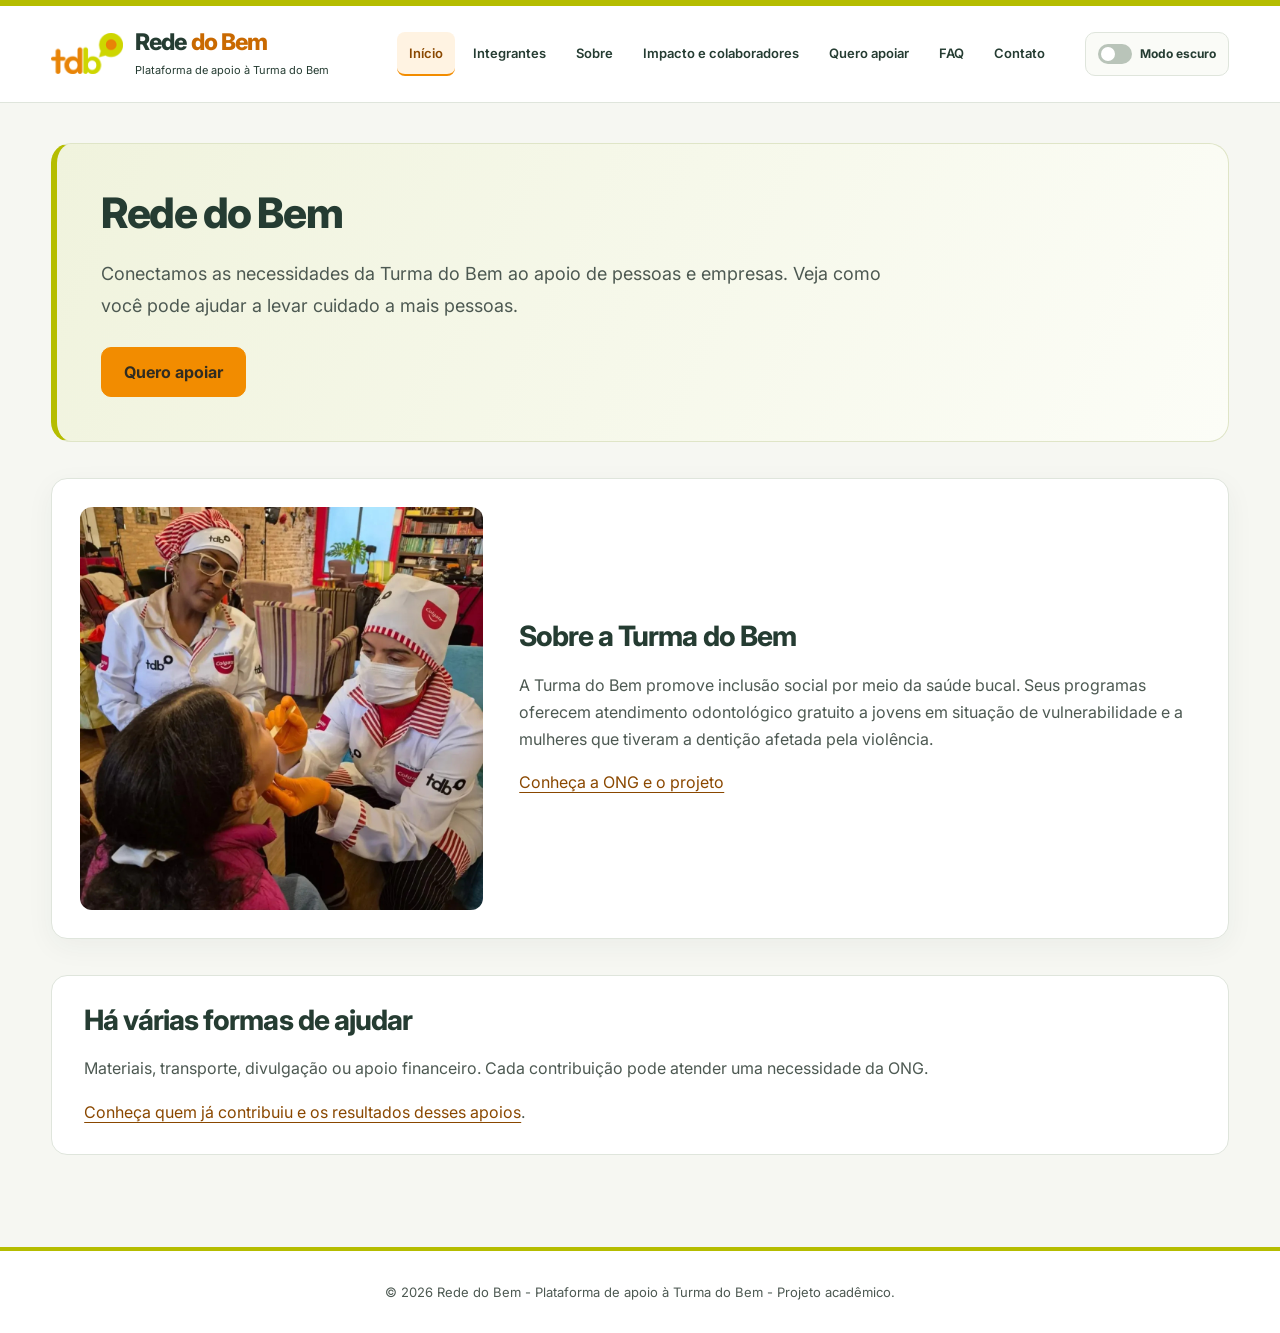
<file: index.html>
<!doctype html>
<html lang="pt-br">

    <head>
        <meta charset="UTF-8">
        <meta name="viewport" content="width=device-width, initial-scale=1.0">
        <title>Início | Rede do Bem</title>
        <link rel="preload" href="fonts/inter.ttf" as="font" type="font/ttf" crossorigin>
        <script src="js/tema.js"></script>
        <link rel="stylesheet" href="css/style.css">

        <script src="./js/script.js" defer></script>

    </head>

    <body>

        <header class="cabecalho">
            <div class="container cabecalho-conteudo">
                <a class="marca" href="index.html" aria-label="Rede do Bem - página inicial">
                    <img src="assets/imagens/logo-tdb.png" alt="" class="marca-logo" width="60">
                    <span class="marca-texto">
                        <span class="marca-nome">Rede <span class="marca-destaque">do Bem</span></span>
                        <span class="marca-subtitulo">Plataforma de apoio à Turma do Bem</span>
                    </span>
                </a>
                <div class="acoes-cabecalho">
                    <button class="menu-toggle" type="button"
                        aria-controls="menu-principal" aria-expanded="false">
                        <span aria-hidden="true">☰</span> Menu
                    </button>
                    <button class="tema-toggle" type="button" role="switch"
                        aria-checked="false" aria-label="Modo escuro" hidden>
                        <span class="tema-trilho" aria-hidden="true"></span>
                        <span>Modo escuro</span>
                    </button>
                </div>
                <nav id="menu-principal" aria-label="Navegação principal">
                    <ul class="menu">
                        <li><a href="index.html" aria-current="page">Início</a></li>
                        <li><a href="paginas/integrantes.html">Integrantes</a></li>
                        <li><a href="paginas/sobre.html">Sobre</a></li>
                        <li><a href="paginas/impacto.html">Impacto e colaboradores</a></li>
                        <li><a href="paginas/apoio.html">Quero apoiar</a></li>
                        <li><a href="paginas/faq.html">FAQ</a></li>
                        <li><a href="paginas/contato.html">Contato</a></li>
                    </ul>
                </nav>
            </div>
        </header>

        <main id="inicio">
            <section class="hero" aria-labelledby="titulo-principal">
                <h1 id="titulo-principal">Rede do Bem</h1>
                <p class="hero-texto">Conectamos as necessidades da Turma do Bem ao apoio de pessoas e empresas. Veja como você pode ajudar a levar cuidado a mais pessoas.</p>
                <a class="botao" href="paginas/apoio.html">Quero apoiar</a>
            </section>

            <article class="cartao">
                <img src="assets/imagens/tdb.jpg" alt="Atendimento odontológico da Turma do Bem" width="400">
                <div class="cartao-conteudo">
                    <h2>Sobre a Turma do Bem</h2>
                    <p>A Turma do Bem promove inclusão social por meio da saúde bucal. Seus programas oferecem atendimento odontológico gratuito a jovens em situação de vulnerabilidade e a mulheres que tiveram a dentição afetada pela violência.</p>
                    <a href="paginas/sobre.html">Conheça a ONG e o projeto</a>
                </div>
            </article>

            <section class="proposta-projeto" aria-labelledby="titulo-ajuda">
                <h2 id="titulo-ajuda">Há várias formas de ajudar</h2>
                <p>Materiais, transporte, divulgação ou apoio financeiro. Cada contribuição pode atender uma necessidade da ONG.</p>
                <p><a href="paginas/impacto.html">Conheça quem já contribuiu e os resultados desses apoios</a>.</p>
            </section>
        </main>

        <footer class="rodape">
            <div class="container">
                <p>&copy; 2026 Rede do Bem - Plataforma de apoio à Turma do Bem - Projeto acadêmico.</p>
            </div>
        </footer>

    </body>

</html>
</file>
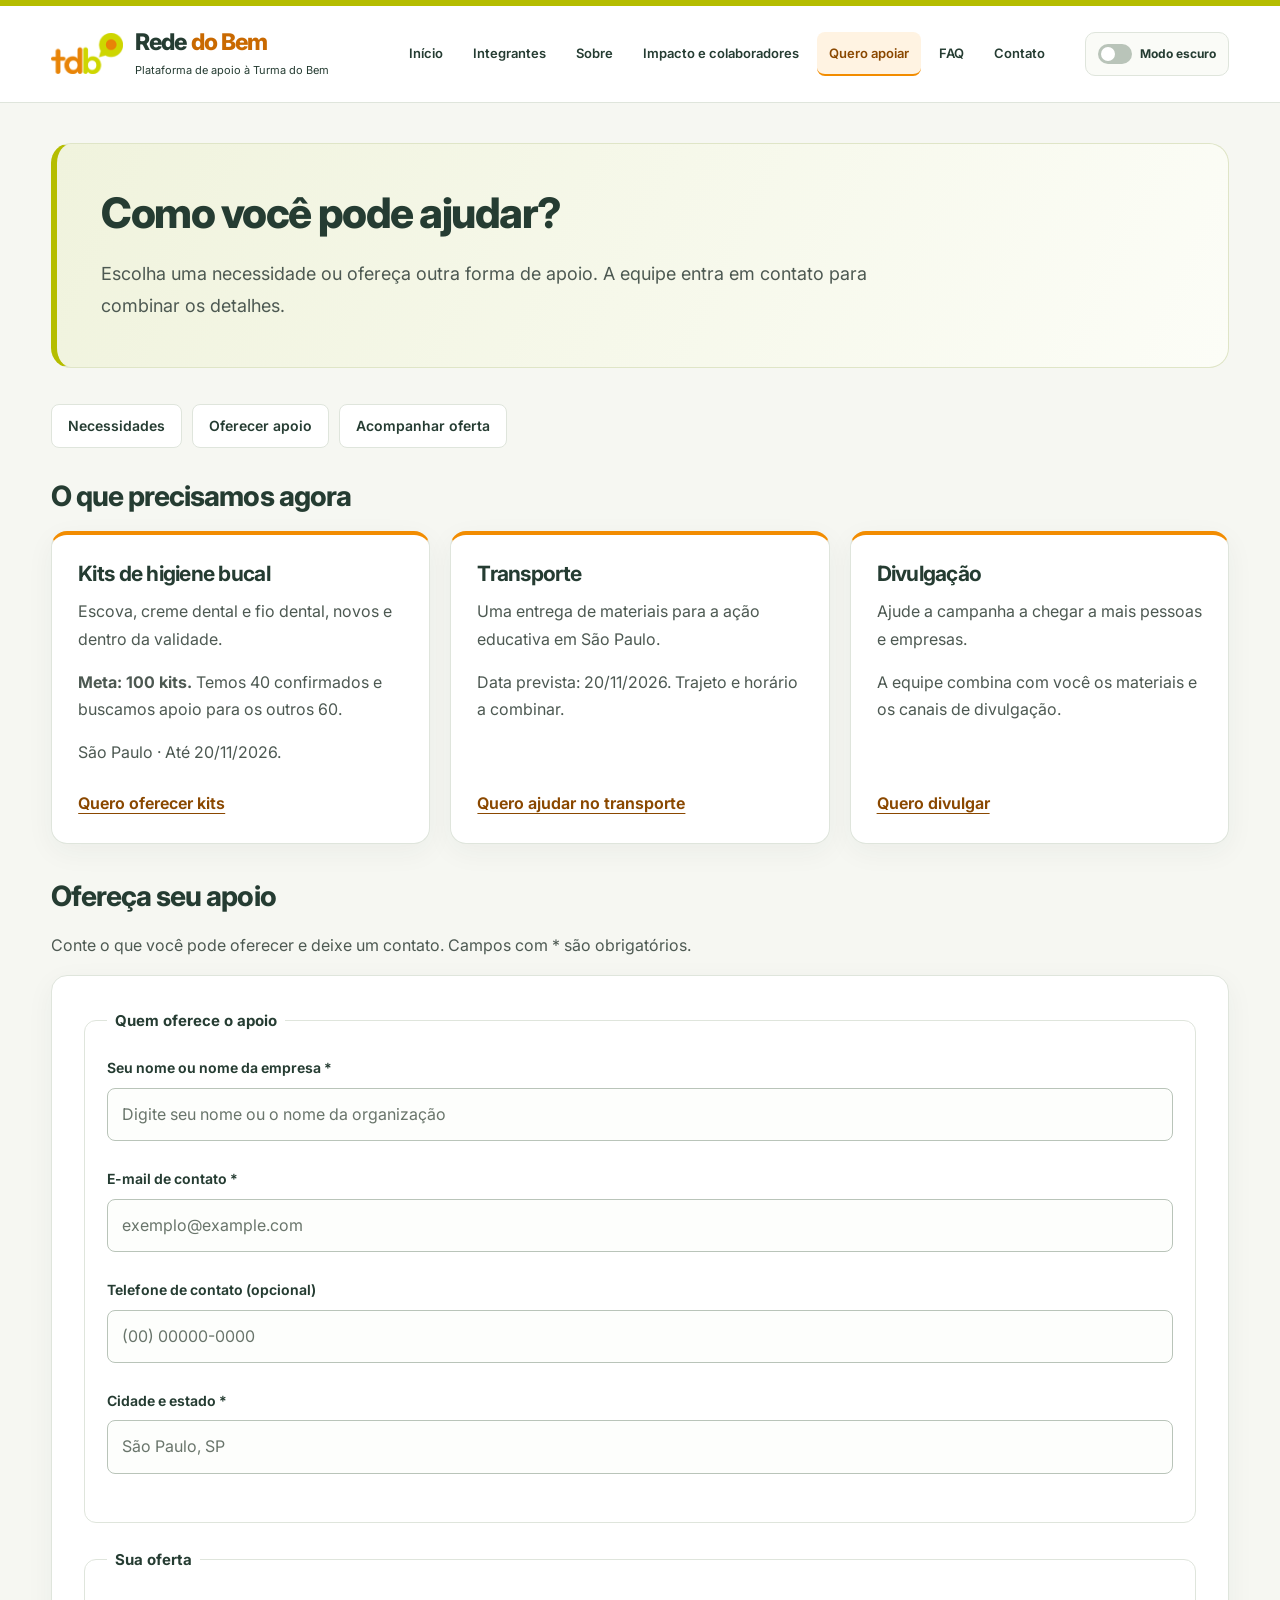
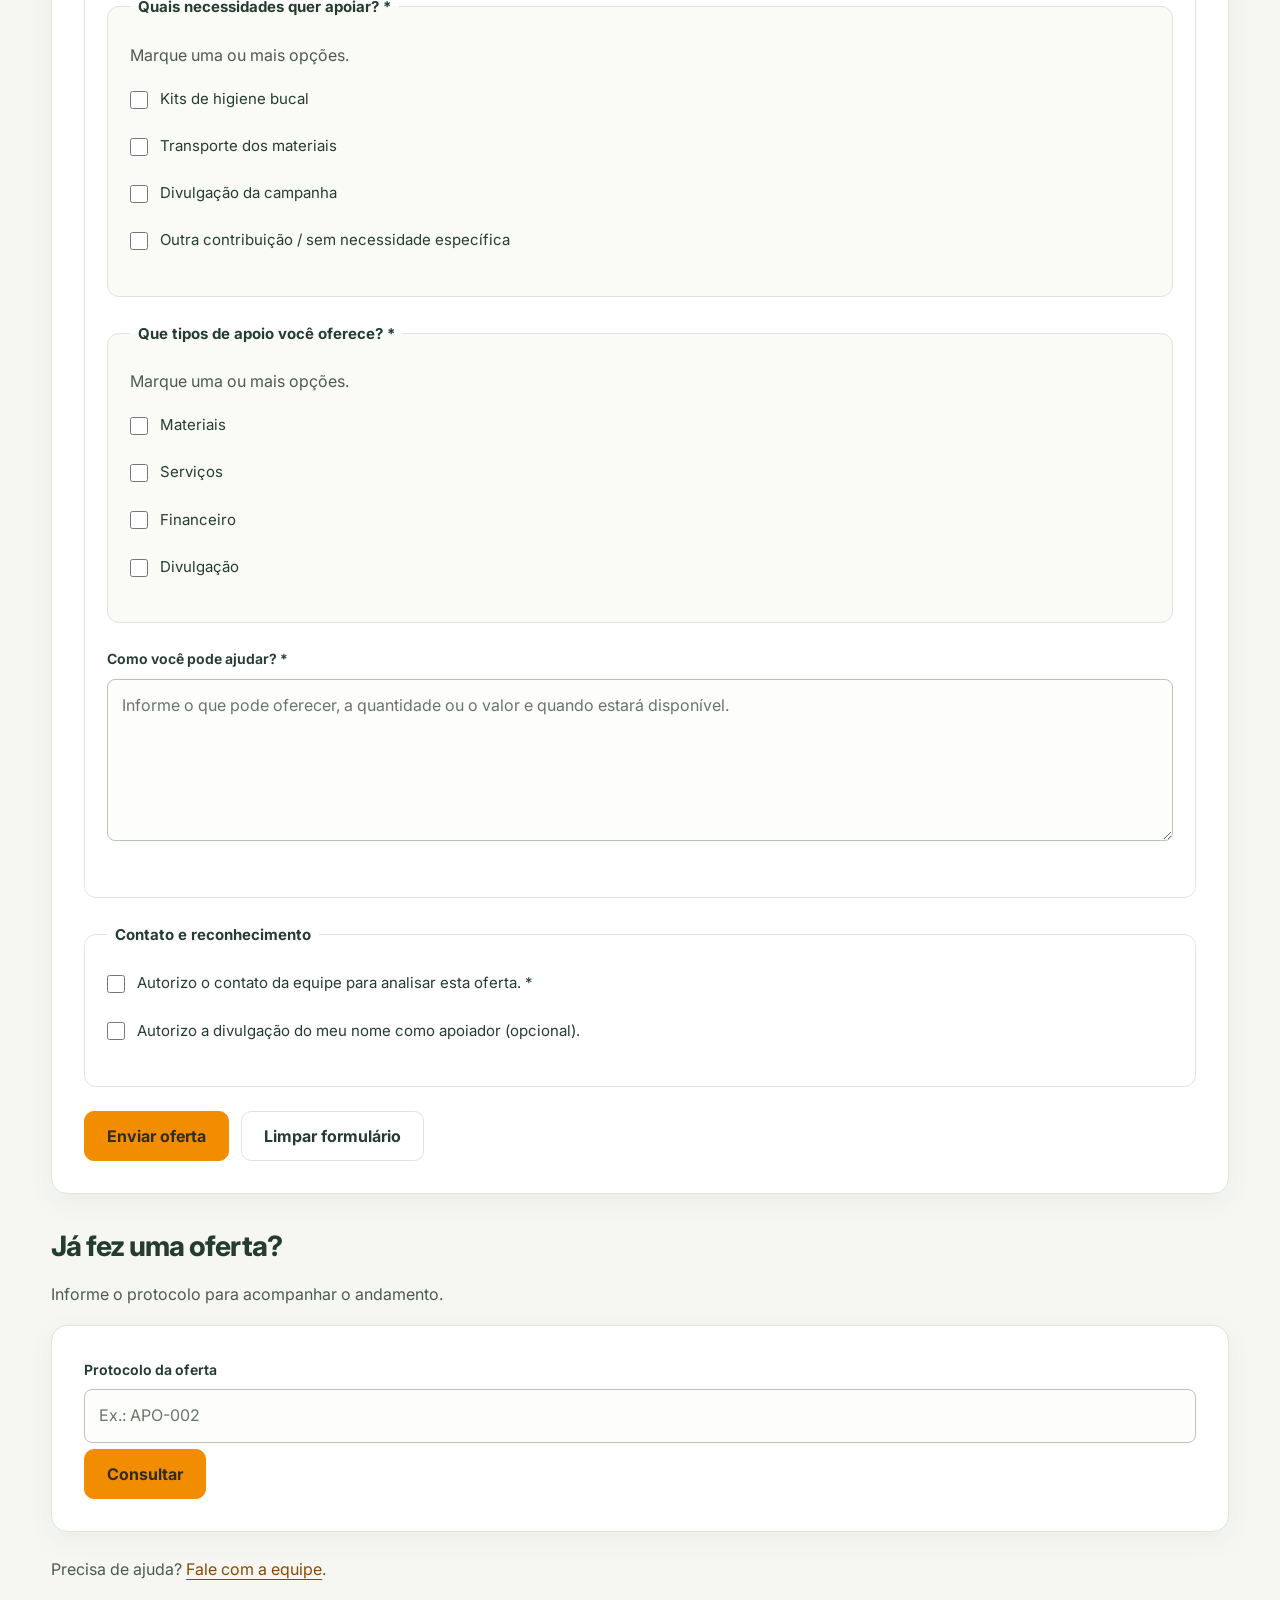
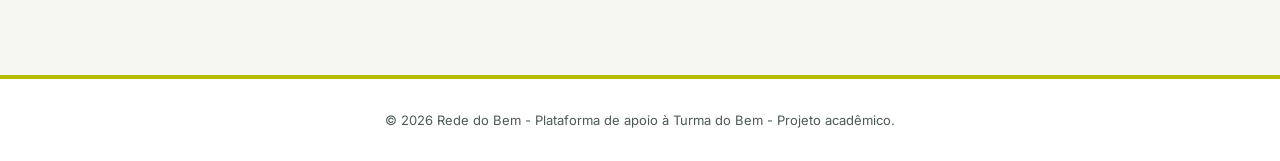
<file: paginas/apoio.html>
<!doctype html>
<html lang="pt-br">

    <head>
        <meta charset="UTF-8">
        <meta name="viewport" content="width=device-width, initial-scale=1.0">
        <title>Necessidades e ofertas de apoio | Rede do Bem</title>
        <link rel="preload" href="../fonts/inter.ttf" as="font" type="font/ttf" crossorigin>
        <script src="../js/tema.js"></script>
        <link rel="stylesheet" href="../css/style.css">
        <script src="../js/script.js" defer></script>
    </head>

    <body>
        <header class="cabecalho">
            <div class="container cabecalho-conteudo">
                <a class="marca" href="../index.html" aria-label="Rede do Bem - página inicial">
                    <img src="../assets/imagens/logo-tdb.png" alt="" class="marca-logo" width="60">
                    <span class="marca-texto">
                        <span class="marca-nome">Rede <span class="marca-destaque">do Bem</span></span>
                        <span class="marca-subtitulo">Plataforma de apoio à Turma do Bem</span>
                    </span>
                </a>
                <div class="acoes-cabecalho">
                    <button class="menu-toggle" type="button"
                        aria-controls="menu-principal" aria-expanded="false">
                        <span aria-hidden="true">☰</span> Menu
                    </button>
                    <button class="tema-toggle" type="button" role="switch"
                        aria-checked="false" aria-label="Modo escuro" hidden>
                        <span class="tema-trilho" aria-hidden="true"></span>
                        <span>Modo escuro</span>
                    </button>
                </div>
                <nav id="menu-principal" aria-label="Navegação principal">
                    <ul class="menu">
                        <li><a href="../index.html">Início</a></li>
                        <li><a href="integrantes.html">Integrantes</a></li>
                        <li><a href="sobre.html">Sobre</a></li>
                        <li><a href="impacto.html">Impacto e colaboradores</a></li>
                        <li><a href="apoio.html" aria-current="page">Quero apoiar</a></li>
                        <li><a href="faq.html">FAQ</a></li>
                        <li><a href="contato.html">Contato</a></li>
                    </ul>
                </nav>
            </div>
        </header>

        <main id="inicio">
            <section class="hero" aria-labelledby="titulo-principal">
                <h1 id="titulo-principal">Como você pode ajudar?</h1>
                <p class="hero-texto">Escolha uma necessidade ou ofereça outra forma de apoio. A equipe entra em contato para combinar os detalhes.</p>
            </section>

            <nav class="menu-apoio" aria-label="Seções de apoio">
                <ul>
                    <li><a href="#necessidades">Necessidades</a></li>
                    <li><a href="#formulario-oferta">Oferecer apoio</a></li>
                    <li><a href="#acompanhamento">Acompanhar oferta</a></li>
                </ul>
            </nav>

            <section class="necessidades" id="necessidades" aria-labelledby="titulo-necessidades">
                <h2 id="titulo-necessidades">O que precisamos agora</h2>
                <div class="cards-necessidades">
                    <article class="necessidade" id="necessidade-kits">
                        <h3>Kits de higiene bucal</h3>
                        <p>Escova, creme dental e fio dental, novos e dentro da validade.</p>
                        <p><strong>Meta: 100 kits.</strong> Temos 40 confirmados e buscamos apoio para os outros 60.</p>
                        <p>São Paulo · Até <time datetime="2026-11-20">20/11/2026</time>.</p>
                        <a href="#formulario-oferta" data-necessidade="apoio-kits" data-tipo="tipo-materiais">Quero oferecer kits</a>
                    </article>
                    <article class="necessidade" id="necessidade-transporte">
                        <h3>Transporte</h3>
                        <p>Uma entrega de materiais para a ação educativa em São Paulo.</p>
                        <p>Data prevista: <time datetime="2026-11-20">20/11/2026</time>. Trajeto e horário a combinar.</p>
                        <a href="#formulario-oferta" data-necessidade="apoio-transporte" data-tipo="tipo-servicos">Quero ajudar no transporte</a>
                    </article>
                    <article class="necessidade" id="necessidade-divulgacao">
                        <h3>Divulgação</h3>
                        <p>Ajude a campanha a chegar a mais pessoas e empresas.</p>
                        <p>A equipe combina com você os materiais e os canais de divulgação.</p>
                        <a href="#formulario-oferta" data-necessidade="apoio-divulgacao" data-tipo="tipo-divulgacao">Quero divulgar</a>
                    </article>
                </div>
            </section>

            <section class="formulario-oferta" id="formulario-oferta" aria-labelledby="titulo-oferta">
                <h2 id="titulo-oferta">Ofereça seu apoio</h2>
                <p id="aviso-oferta">Conte o que você pode oferecer e deixe um contato. Campos com * são obrigatórios.</p>
                <form id="form-oferta" aria-describedby="aviso-oferta" novalidate>
                    <fieldset>
                        <legend>Quem oferece o apoio</legend>
                        <div class="campo">
                            <label for="nome-apoiador">Seu nome ou nome da empresa *</label>
                            <input id="nome-apoiador" aria-describedby="erro-nome-apoiador" name="nome_apoiador" type="text" placeholder="Digite seu nome ou o nome da organização">
                            <p class="erro-campo" id="erro-nome-apoiador"></p>
                        </div>
                        <div class="campo">
                            <label for="email-oferta">E-mail de contato *</label>
                            <input id="email-oferta" aria-describedby="erro-email-oferta" name="email" type="email" placeholder="exemplo@example.com">
                            <p class="erro-campo" id="erro-email-oferta"></p>
                        </div>
                        <div class="campo">
                            <label for="telefone-oferta">Telefone de contato (opcional)</label>
                            <input id="telefone-oferta" name="telefone" type="tel" placeholder="(00) 00000-0000">
                        </div>
                        <div class="campo">
                            <label for="regiao-oferta">Cidade e estado *</label>
                            <input id="regiao-oferta" aria-describedby="erro-regiao-oferta" name="regiao" type="text" placeholder="São Paulo, SP">
                            <p class="erro-campo" id="erro-regiao-oferta"></p>
                        </div>
                    </fieldset>
                    <fieldset>
                        <legend>Sua oferta</legend>
                        <fieldset id="necessidades-oferta" aria-describedby="erro-necessidades-oferta">
                            <legend>Quais necessidades quer apoiar? *</legend>
                            <p>Marque uma ou mais opções.</p>
                            <div class="campo">
                                <input id="apoio-kits" name="necessidade" type="checkbox" value="NEC-001">
                                <label for="apoio-kits">Kits de higiene bucal</label>
                            </div>
                            <div class="campo">
                                <input id="apoio-transporte" name="necessidade" type="checkbox" value="NEC-002">
                                <label for="apoio-transporte">Transporte dos materiais</label>
                            </div>
                            <div class="campo">
                                <input id="apoio-divulgacao" name="necessidade" type="checkbox" value="NEC-003">
                                <label for="apoio-divulgacao">Divulgação da campanha</label>
                            </div>
                            <div class="campo">
                                <input id="apoio-outra" name="necessidade" type="checkbox" value="outra">
                                <label for="apoio-outra">Outra contribuição / sem necessidade específica</label>
                            </div>
                            <p class="erro-campo" id="erro-necessidades-oferta"></p>
                        </fieldset>
                        <fieldset id="tipos-oferta" aria-describedby="erro-tipos-oferta">
                            <legend>Que tipos de apoio você oferece? *</legend>
                            <p>Marque uma ou mais opções.</p>
                            <div class="campo">
                                <input id="tipo-materiais" name="tipo" type="checkbox" value="materiais">
                                <label for="tipo-materiais">Materiais</label>
                            </div>
                            <div class="campo">
                                <input id="tipo-servicos" name="tipo" type="checkbox" value="servicos">
                                <label for="tipo-servicos">Serviços</label>
                            </div>
                            <div class="campo">
                                <input id="tipo-financeiro" name="tipo" type="checkbox" value="financeiro">
                                <label for="tipo-financeiro">Financeiro</label>
                            </div>
                            <div class="campo">
                                <input id="tipo-divulgacao" name="tipo" type="checkbox" value="divulgacao">
                                <label for="tipo-divulgacao">Divulgação</label>
                            </div>
                            <p class="erro-campo" id="erro-tipos-oferta"></p>
                        </fieldset>
                        <div class="campo">
                            <label for="descricao-oferta">Como você pode ajudar? *</label>
                            <textarea id="descricao-oferta" aria-describedby="erro-descricao-oferta" name="descricao" rows="5" placeholder="Informe o que pode oferecer, a quantidade ou o valor e quando estará disponível."></textarea>
                            <p class="erro-campo" id="erro-descricao-oferta"></p>
                        </div>
                    </fieldset>
                    <fieldset>
                        <legend>Contato e reconhecimento</legend>
                        <div class="campo">
                            <input id="contato-autorizado" aria-describedby="erro-contato-autorizado" name="contato_autorizado" type="checkbox">
                            <label for="contato-autorizado">Autorizo o contato da equipe para analisar esta oferta. *</label>
                            <p class="erro-campo" id="erro-contato-autorizado"></p>
                        </div>
                        <div class="campo">
                            <input id="destaque-autorizado" name="destaque_autorizado" type="checkbox">
                            <label for="destaque-autorizado">Autorizo a divulgação do meu nome como apoiador (opcional).</label>
                        </div>
                    </fieldset>
                    <div class="botoes-formulario">
                        <button type="submit">Enviar oferta</button>
                        <button type="reset">Limpar formulário</button>
                    </div>
                    <p id="retorno-oferta" role="status"></p>
                </form>
            </section>

            <section class="acompanhamento" id="acompanhamento" aria-labelledby="titulo-acompanhamento">
                <h2 id="titulo-acompanhamento">Já fez uma oferta?</h2>
                <p id="aviso-consulta">Informe o protocolo para acompanhar o andamento.</p>
                <div class="formulario-consulta" aria-describedby="aviso-consulta">
                    <label for="protocolo-consulta">Protocolo da oferta</label>
                    <input id="protocolo-consulta" name="protocolo" type="text" placeholder="Ex.: APO-002">
                    <button type="button">Consultar</button>
                </div>
                <p>Precisa de ajuda? <a href="contato.html">Fale com a equipe</a>.</p>
            </section>
        </main>

        <footer class="rodape">
            <div class="container">
                <p>&copy; 2026 Rede do Bem - Plataforma de apoio à Turma do Bem - Projeto acadêmico.</p>
            </div>
        </footer>

    </body>

</html>
</file>
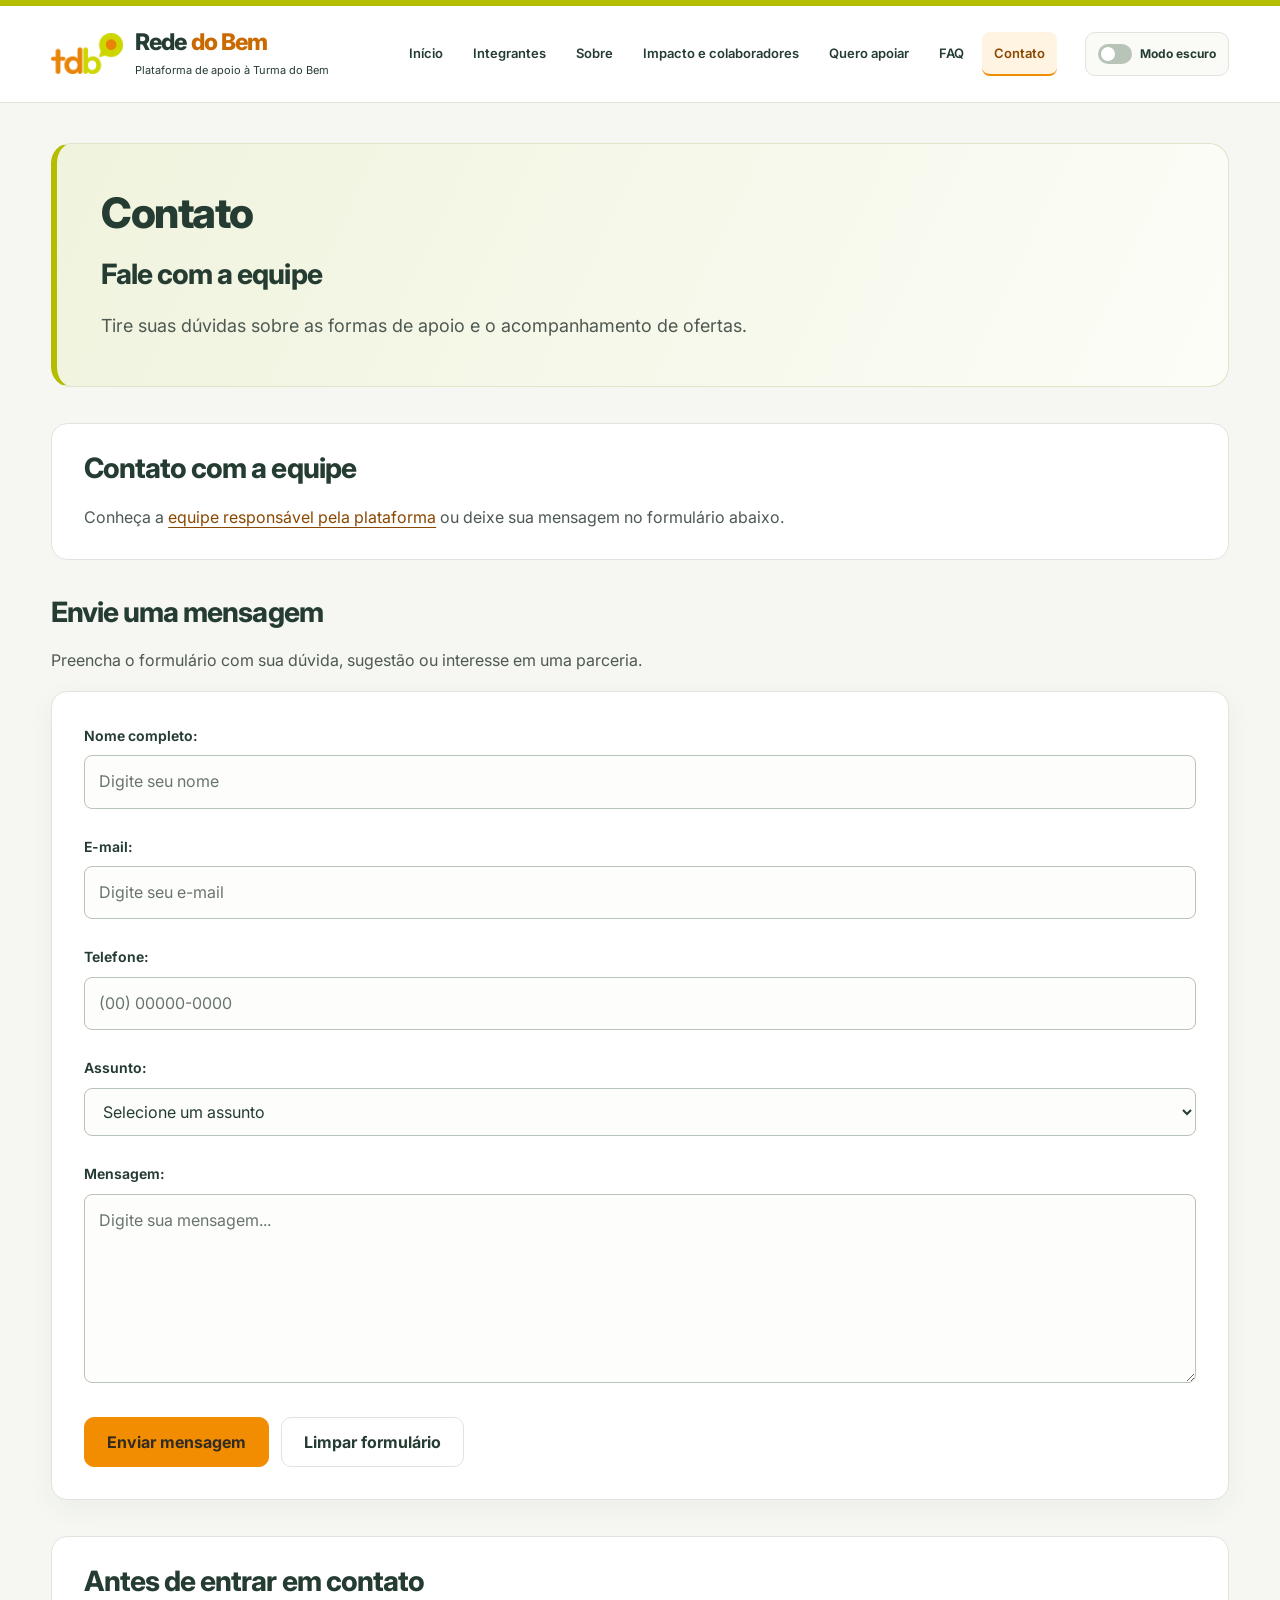
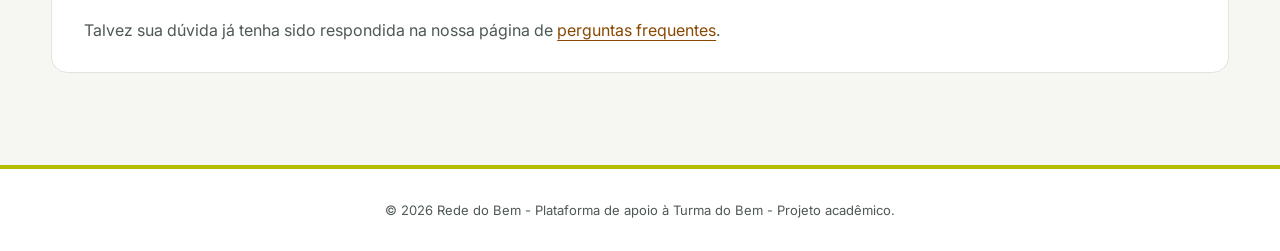
<file: paginas/contato.html>
<!DOCTYPE html>
<html lang="pt-br">
    <head>
        <meta charset="UTF-8" />
        <meta name="viewport" content="width=device-width, initial-scale=1.0" />
        <title>Contato | Rede do Bem</title>
        <link rel="preload" href="../fonts/inter.ttf" as="font" type="font/ttf" crossorigin>
        <script src="../js/tema.js"></script>
        <link rel="stylesheet" href="../css/style.css">
        <script src="../js/script.js" defer></script>
    </head>

    <body>

        <header class="cabecalho">
            <div class="container cabecalho-conteudo">
                <a class="marca" href="../index.html" aria-label="Rede do Bem - página inicial">
                    <img src="../assets/imagens/logo-tdb.png" alt="" class="marca-logo" width="60">
                    <span class="marca-texto">
                        <span class="marca-nome">Rede <span class="marca-destaque">do Bem</span></span>
                        <span class="marca-subtitulo">Plataforma de apoio à Turma do Bem</span>
                    </span>
                </a>
                <div class="acoes-cabecalho">
                    <button class="menu-toggle" type="button"
                        aria-controls="menu-principal" aria-expanded="false">
                        <span aria-hidden="true">☰</span> Menu
                    </button>
                    <button class="tema-toggle" type="button" role="switch"
                        aria-checked="false" aria-label="Modo escuro" hidden>
                        <span class="tema-trilho" aria-hidden="true"></span>
                        <span>Modo escuro</span>
                    </button>
                </div>
                <nav id="menu-principal" aria-label="Navegação principal">
                    <ul class="menu">
                        <li><a href="../index.html">Início</a></li>
                        <li><a href="integrantes.html">Integrantes</a></li>
                        <li><a href="sobre.html">Sobre</a></li>
                        <li><a href="impacto.html">Impacto e colaboradores</a></li>
                        <li><a href="apoio.html">Quero apoiar</a></li>
                        <li><a href="faq.html">FAQ</a></li>
                        <li><a href="contato.html" aria-current="page">Contato</a></li>
                    </ul>
                </nav>
            </div>
        </header>

        <main>
            <section class="hero" aria-labelledby="titulo-principal">
                <div class="container hero-conteudo">
                    <h1 id="titulo-principal">Contato</h1>
                    <h2 id="titulo-secundario">Fale com a equipe</h2>
                    <p class="hero-texto">
                        Tire suas dúvidas sobre as formas de apoio e o acompanhamento de ofertas.
                    </p>
                </div>
            </section>
            <section class="informacoes-contato">
                <h2>Contato com a equipe</h2>
                <p>Conheça a <a href="integrantes.html">equipe responsável pela plataforma</a> ou deixe sua mensagem no formulário abaixo.</p>
            </section>

            <section class="formulario-contato">
                <h2>Envie uma mensagem</h2>

                <p>
                    Preencha o formulário com sua dúvida, sugestão ou interesse em uma parceria.
                </p>
                <form id="formulario-contato" novalidate>

                    <div class="campo">
                        <label for="nome">Nome completo:</label>
                        <input type="text" id="nome" aria-describedby="erro-nome" name="nome" placeholder="Digite seu nome" />
                        <p class="erro-campo" id="erro-nome"></p>
                    </div>

                    <div class="campo">
                        <label for="email">E-mail:</label>
                        <input type="email" id="email" aria-describedby="erro-email" name="email" placeholder="Digite seu e-mail" />
                        <p class="erro-campo" id="erro-email"></p>
                    </div>

                    <div class="campo">
                        <label for="telefone">Telefone:</label>
                        <input type="tel" id="telefone" name="telefone" placeholder="(00) 00000-0000" />
                    </div>

                    <div class="campo">
                        <label for="assunto">Assunto:</label>
                        <select id="assunto" aria-describedby="erro-assunto" name="assunto">
                            <option value="">Selecione um assunto</option>
                            <option value="duvida">Dúvida</option>
                            <option value="sugestao">Sugestão</option>
                            <option value="parceria">Parceria</option>
                            <option value="informacao">
                                Informações sobre o projeto
                            </option>
                            <option value="outro">Outro</option>
                        </select>
                        <p class="erro-campo" id="erro-assunto"></p>
                    </div>

                    <div class="campo">
                        <label for="mensagem">Mensagem:</label>
                        <textarea id="mensagem" aria-describedby="erro-mensagem" name="mensagem" rows="6" placeholder="Digite sua mensagem..."></textarea>
                        <p class="erro-campo" id="erro-mensagem"></p>
                    </div>

                    <div class="botoes-formulario">

                        <button type="submit">
                            Enviar mensagem
                        </button>

                        <button type="reset">
                            Limpar formulário
                        </button>

                    </div>

                    <p id="retorno-contato" role="status"></p>
                </form>
            </section>

            <section class="duvidas-contato">
                <h2>Antes de entrar em contato</h2>
                <p>
                    Talvez sua dúvida já tenha sido respondida na nossa página
                    de <a href="faq.html">perguntas frequentes</a>.
                </p>

            </section>

        </main>

        <footer class="rodape">
            <div class="container">
                <p>&copy; 2026 Rede do Bem - Plataforma de apoio à Turma do Bem - Projeto acadêmico.</p>
            </div>
        </footer>

    </body>
</html>
</file>
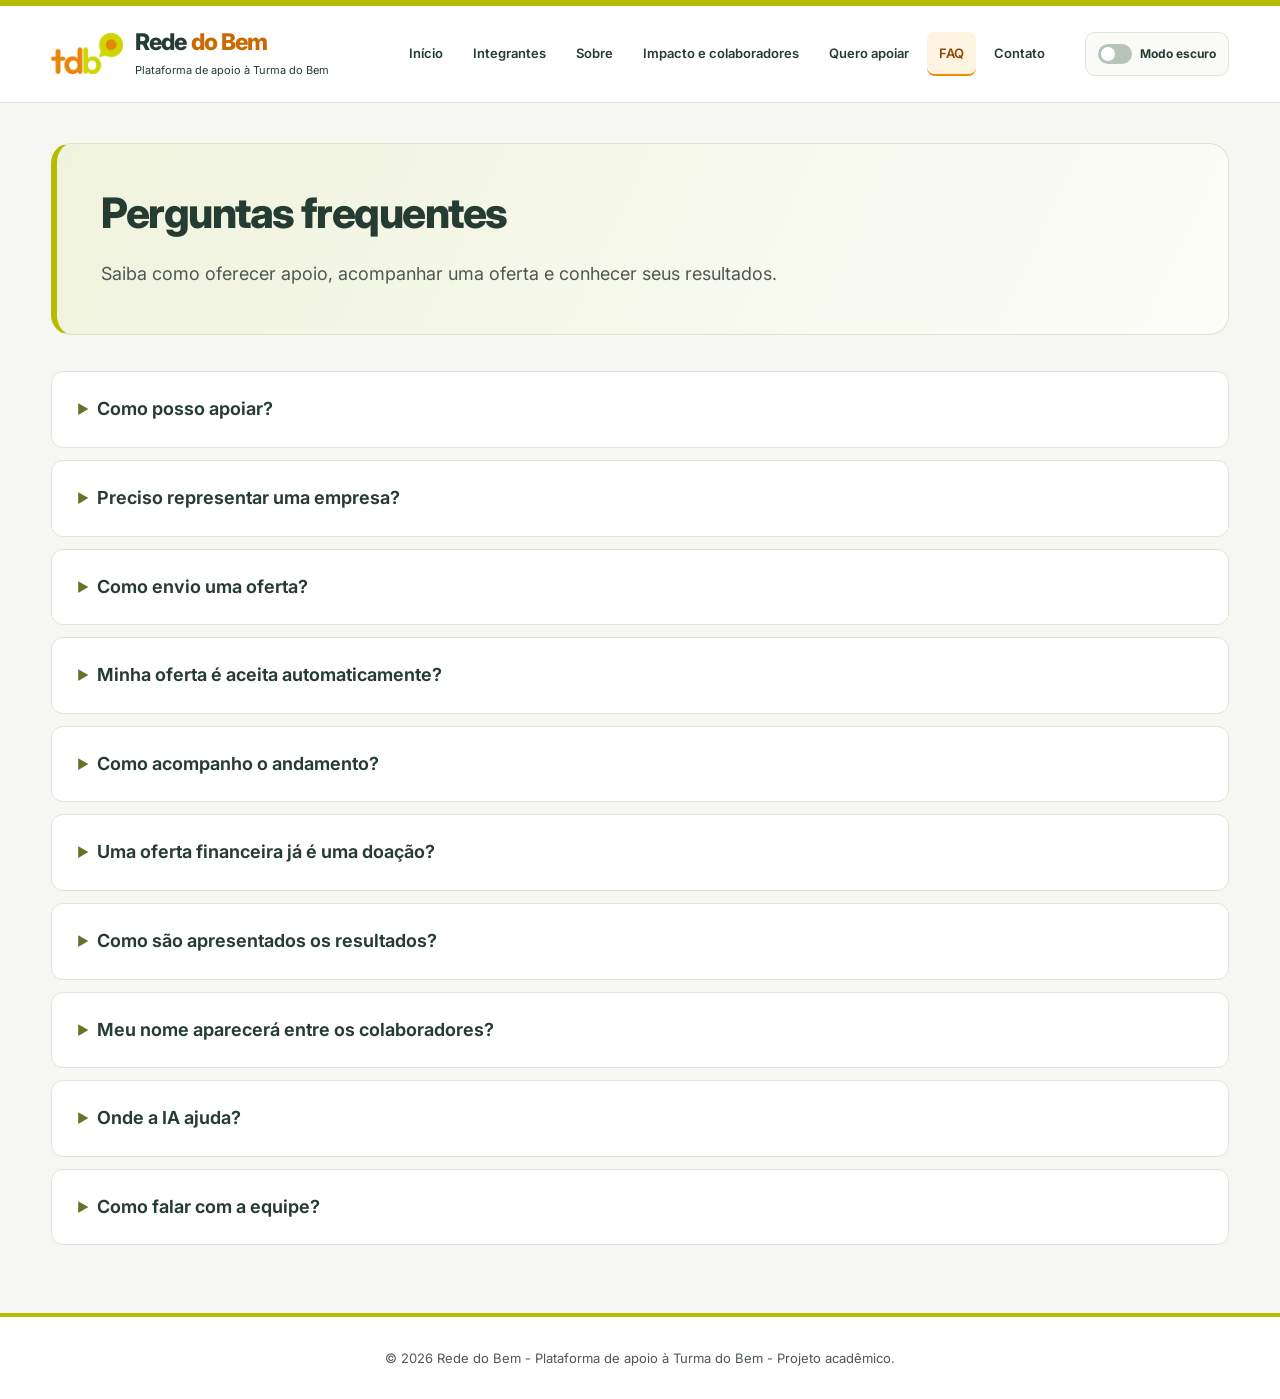
<file: paginas/faq.html>
<!doctype html>
<html lang="pt-br">

    <head>
        <meta charset="UTF-8">
        <meta name="viewport" content="width=device-width, initial-scale=1.0">
        <title>FAQ | Rede do Bem</title>
        <link rel="preload" href="../fonts/inter.ttf" as="font" type="font/ttf" crossorigin>
        <script src="../js/tema.js"></script>
        <link rel="stylesheet" href="../css/style.css">
        <script src="../js/script.js" defer></script>
    </head>

    <body>

        <header class="cabecalho">
            <div class="container cabecalho-conteudo">
                <a class="marca" href="../index.html" aria-label="Rede do Bem - página inicial">
                    <img src="../assets/imagens/logo-tdb.png" alt="" class="marca-logo" width="60">
                    <span class="marca-texto">
                        <span class="marca-nome">Rede <span class="marca-destaque">do Bem</span></span>
                        <span class="marca-subtitulo">Plataforma de apoio à Turma do Bem</span>
                    </span>
                </a>
                <div class="acoes-cabecalho">
                    <button class="menu-toggle" type="button"
                        aria-controls="menu-principal" aria-expanded="false">
                        <span aria-hidden="true">☰</span> Menu
                    </button>
                    <button class="tema-toggle" type="button" role="switch"
                        aria-checked="false" aria-label="Modo escuro" hidden>
                        <span class="tema-trilho" aria-hidden="true"></span>
                        <span>Modo escuro</span>
                    </button>
                </div>
                <nav id="menu-principal" aria-label="Navegação principal">
                    <ul class="menu">
                        <li><a href="../index.html">Início</a></li>
                        <li><a href="integrantes.html">Integrantes</a></li>
                        <li><a href="sobre.html">Sobre</a></li>
                        <li><a href="impacto.html">Impacto e colaboradores</a></li>
                        <li><a href="apoio.html">Quero apoiar</a></li>
                        <li><a href="faq.html" aria-current="page">FAQ</a></li>
                        <li><a href="contato.html">Contato</a></li>
                    </ul>
                </nav>
            </div>
        </header>

        <main id="inicio">
            <section class="hero" aria-labelledby="titulo-principal">
                <div class="container hero-conteudo">
                    <h1 id="titulo-principal">Perguntas frequentes</h1>
                    <p class="hero-texto">Saiba como oferecer apoio, acompanhar uma oferta e conhecer seus resultados.</p>
                </div>
            </section>

            <details class="pergunta-frequente">
                <summary>Como posso apoiar?</summary>
                <p>Você pode oferecer materiais, serviços, divulgação ou apoio financeiro. Conheça as <a href="apoio.html#necessidades">necessidades em aberto</a> e escolha como contribuir.</p>
            </details>

            <details class="pergunta-frequente">
                <summary>Preciso representar uma empresa?</summary>
                <p>Não. Pessoas físicas, empresas e outras organizações podem oferecer apoio.</p>
            </details>

            <details class="pergunta-frequente">
                <summary>Como envio uma oferta?</summary>
                <p>Preencha o <a href="apoio.html#formulario-oferta">formulário de apoio</a> e conte o que pode oferecer. Se sua contribuição não estiver na lista, escolha “Outra contribuição”.</p>
            </details>

            <details class="pergunta-frequente">
                <summary>Minha oferta é aceita automaticamente?</summary>
                <p>Não. A equipe avalia a oferta e entra em contato para combinar os detalhes.</p>
            </details>

            <details class="pergunta-frequente">
                <summary>Como acompanho o andamento?</summary>
                <p>Utilize o protocolo da oferta na <a href="apoio.html#acompanhamento">área de acompanhamento</a>. As etapas incluem recebimento, análise, negociação, confirmação e conclusão.</p>
            </details>

            <details class="pergunta-frequente">
                <summary>Uma oferta financeira já é uma doação?</summary>
                <p>Não. O formulário registra a intenção de apoiar. A equipe combina os próximos passos; não informe dados bancários no campo de descrição.</p>
            </details>

            <details class="pergunta-frequente">
                <summary>Como são apresentados os resultados?</summary>
                <p>Você pode conhecer os apoios concluídos na <a href="impacto.html">página de impacto</a>.</p>
            </details>

            <details class="pergunta-frequente">
                <summary>Meu nome aparecerá entre os colaboradores?</summary>
                <p>Somente se você autorizar o destaque público. Essa autorização é opcional e não condiciona a análise da oferta.</p>
            </details>

            <details class="pergunta-frequente">
                <summary>Onde a IA ajuda?</summary>
                <p>Ela ajuda a relacionar ofertas às necessidades e aponta informações que faltam. A decisão sobre cada apoio fica com a equipe.</p>
            </details>

            <details class="pergunta-frequente">
                <summary>Como falar com a equipe?</summary>
                <p>Use o <a href="contato.html">formulário de contato</a> para dúvidas, sugestões e assuntos relacionados à plataforma.</p>
            </details>
        </main>

        <footer class="rodape">
            <div class="container">
                <p>&copy; 2026 Rede do Bem - Plataforma de apoio à Turma do Bem - Projeto acadêmico.</p>
            </div>
        </footer>

    </body>

</html>
</file>
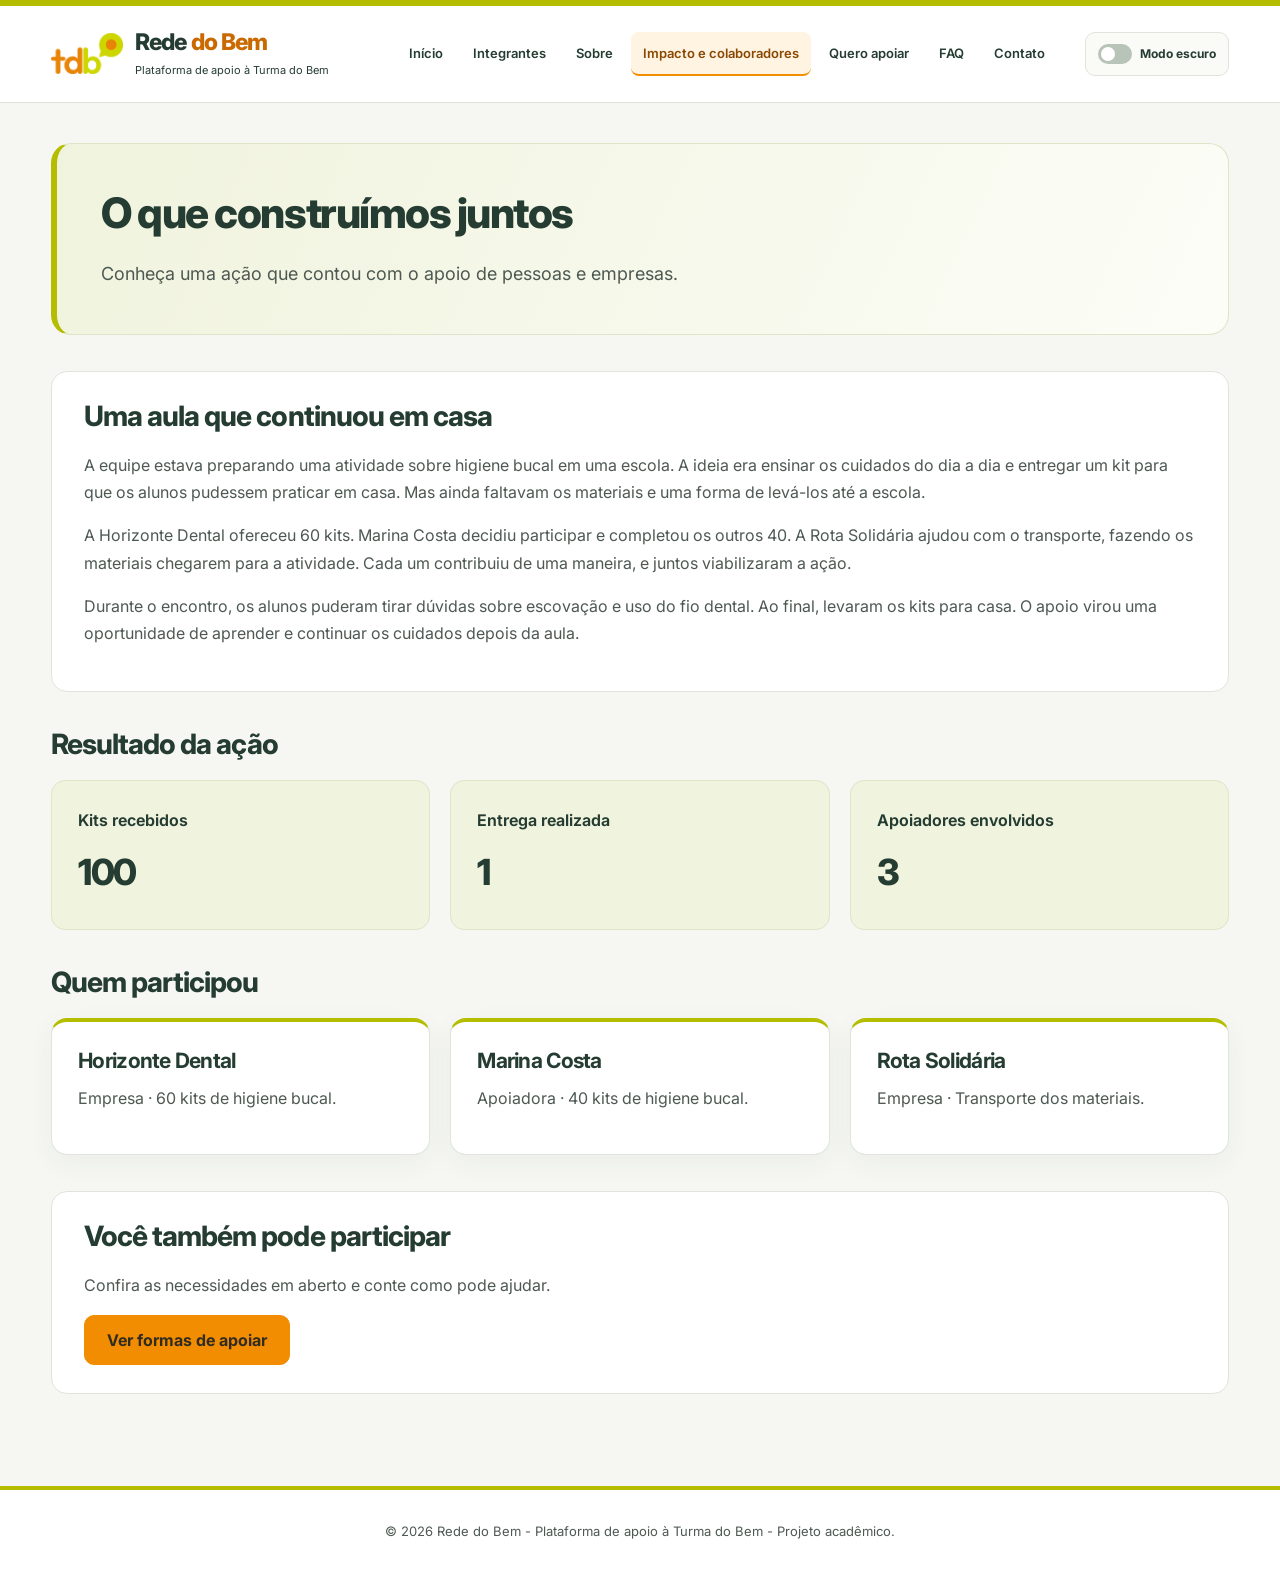
<file: paginas/impacto.html>
<!doctype html>
<html lang="pt-br">

    <head>
        <meta charset="UTF-8">
        <meta name="viewport" content="width=device-width, initial-scale=1.0">
        <title>Impacto e colaboradores | Rede do Bem</title>
        <link rel="preload" href="../fonts/inter.ttf" as="font" type="font/ttf" crossorigin>
        <script src="../js/tema.js"></script>
        <link rel="stylesheet" href="../css/style.css">
        <script src="../js/script.js" defer></script>
    </head>

    <body>
        <header class="cabecalho">
            <div class="container cabecalho-conteudo">
                <a class="marca" href="../index.html" aria-label="Rede do Bem - página inicial">
                    <img src="../assets/imagens/logo-tdb.png" alt="" class="marca-logo" width="60">
                    <span class="marca-texto">
                        <span class="marca-nome">Rede <span class="marca-destaque">do Bem</span></span>
                        <span class="marca-subtitulo">Plataforma de apoio à Turma do Bem</span>
                    </span>
                </a>
                <div class="acoes-cabecalho">
                    <button class="menu-toggle" type="button"
                        aria-controls="menu-principal" aria-expanded="false">
                        <span aria-hidden="true">☰</span> Menu
                    </button>
                    <button class="tema-toggle" type="button" role="switch"
                        aria-checked="false" aria-label="Modo escuro" hidden>
                        <span class="tema-trilho" aria-hidden="true"></span>
                        <span>Modo escuro</span>
                    </button>
                </div>
                <nav id="menu-principal" aria-label="Navegação principal">
                    <ul class="menu">
                        <li><a href="../index.html">Início</a></li>
                        <li><a href="integrantes.html">Integrantes</a></li>
                        <li><a href="sobre.html">Sobre</a></li>
                        <li><a href="impacto.html" aria-current="page">Impacto e colaboradores</a></li>
                        <li><a href="apoio.html">Quero apoiar</a></li>
                        <li><a href="faq.html">FAQ</a></li>
                        <li><a href="contato.html">Contato</a></li>
                    </ul>
                </nav>
            </div>
        </header>
        <main id="inicio">
            <section class="hero" aria-labelledby="titulo-principal">
                <h1 id="titulo-principal">O que construímos juntos</h1>
                <p class="hero-texto">Conheça uma ação que contou com o apoio de pessoas e empresas.</p>
            </section>

            <section class="historias-impacto" aria-labelledby="titulo-historias">
                <h2 id="titulo-historias">Uma aula que continuou em casa</h2>
                <p>A equipe estava preparando uma atividade sobre higiene bucal em uma escola. A ideia era ensinar os cuidados do dia a dia e entregar um kit para que os alunos pudessem praticar em casa. Mas ainda faltavam os materiais e uma forma de levá-los até a escola.</p>
                <p>A Horizonte Dental ofereceu 60 kits. Marina Costa decidiu participar e completou os outros 40. A Rota Solidária ajudou com o transporte, fazendo os materiais chegarem para a atividade. Cada um contribuiu de uma maneira, e juntos viabilizaram a ação.</p>
                <p>Durante o encontro, os alunos puderam tirar dúvidas sobre escovação e uso do fio dental. Ao final, levaram os kits para casa. O apoio virou uma oportunidade de aprender e continuar os cuidados depois da aula.</p>
            </section>

            <section class="resultados-apoios" aria-labelledby="titulo-resultados">
                <h2 id="titulo-resultados">Resultado da ação</h2>
                <dl class="indicadores">
                    <div><dt>Kits recebidos</dt><dd>100</dd></div>
                    <div><dt>Entrega realizada</dt><dd>1</dd></div>
                    <div><dt>Apoiadores envolvidos</dt><dd>3</dd></div>
                </dl>
            </section>

            <section class="colaboradores" aria-labelledby="titulo-colaboradores">
                <h2 id="titulo-colaboradores">Quem participou</h2>
                <div class="cards-colaboradores">
                    <article class="colaborador">
                        <h3>Horizonte Dental</h3>
                        <p>Empresa · 60 kits de higiene bucal.</p>
                    </article>
                    <article class="colaborador">
                        <h3>Marina Costa</h3>
                        <p>Apoiadora · 40 kits de higiene bucal.</p>
                    </article>
                    <article class="colaborador">
                        <h3>Rota Solidária</h3>
                        <p>Empresa · Transporte dos materiais.</p>
                    </article>
                </div>
            </section>

            <section class="convite-apoio" aria-labelledby="titulo-convite">
                <h2 id="titulo-convite">Você também pode participar</h2>
                <p>Confira as necessidades em aberto e conte como pode ajudar.</p>
                <a class="botao" href="apoio.html#necessidades">Ver formas de apoiar</a>
            </section>
        </main>

        <footer class="rodape">
            <div class="container">
                <p>&copy; 2026 Rede do Bem - Plataforma de apoio à Turma do Bem - Projeto acadêmico.</p>
            </div>
        </footer>

    </body>
</html>
</file>
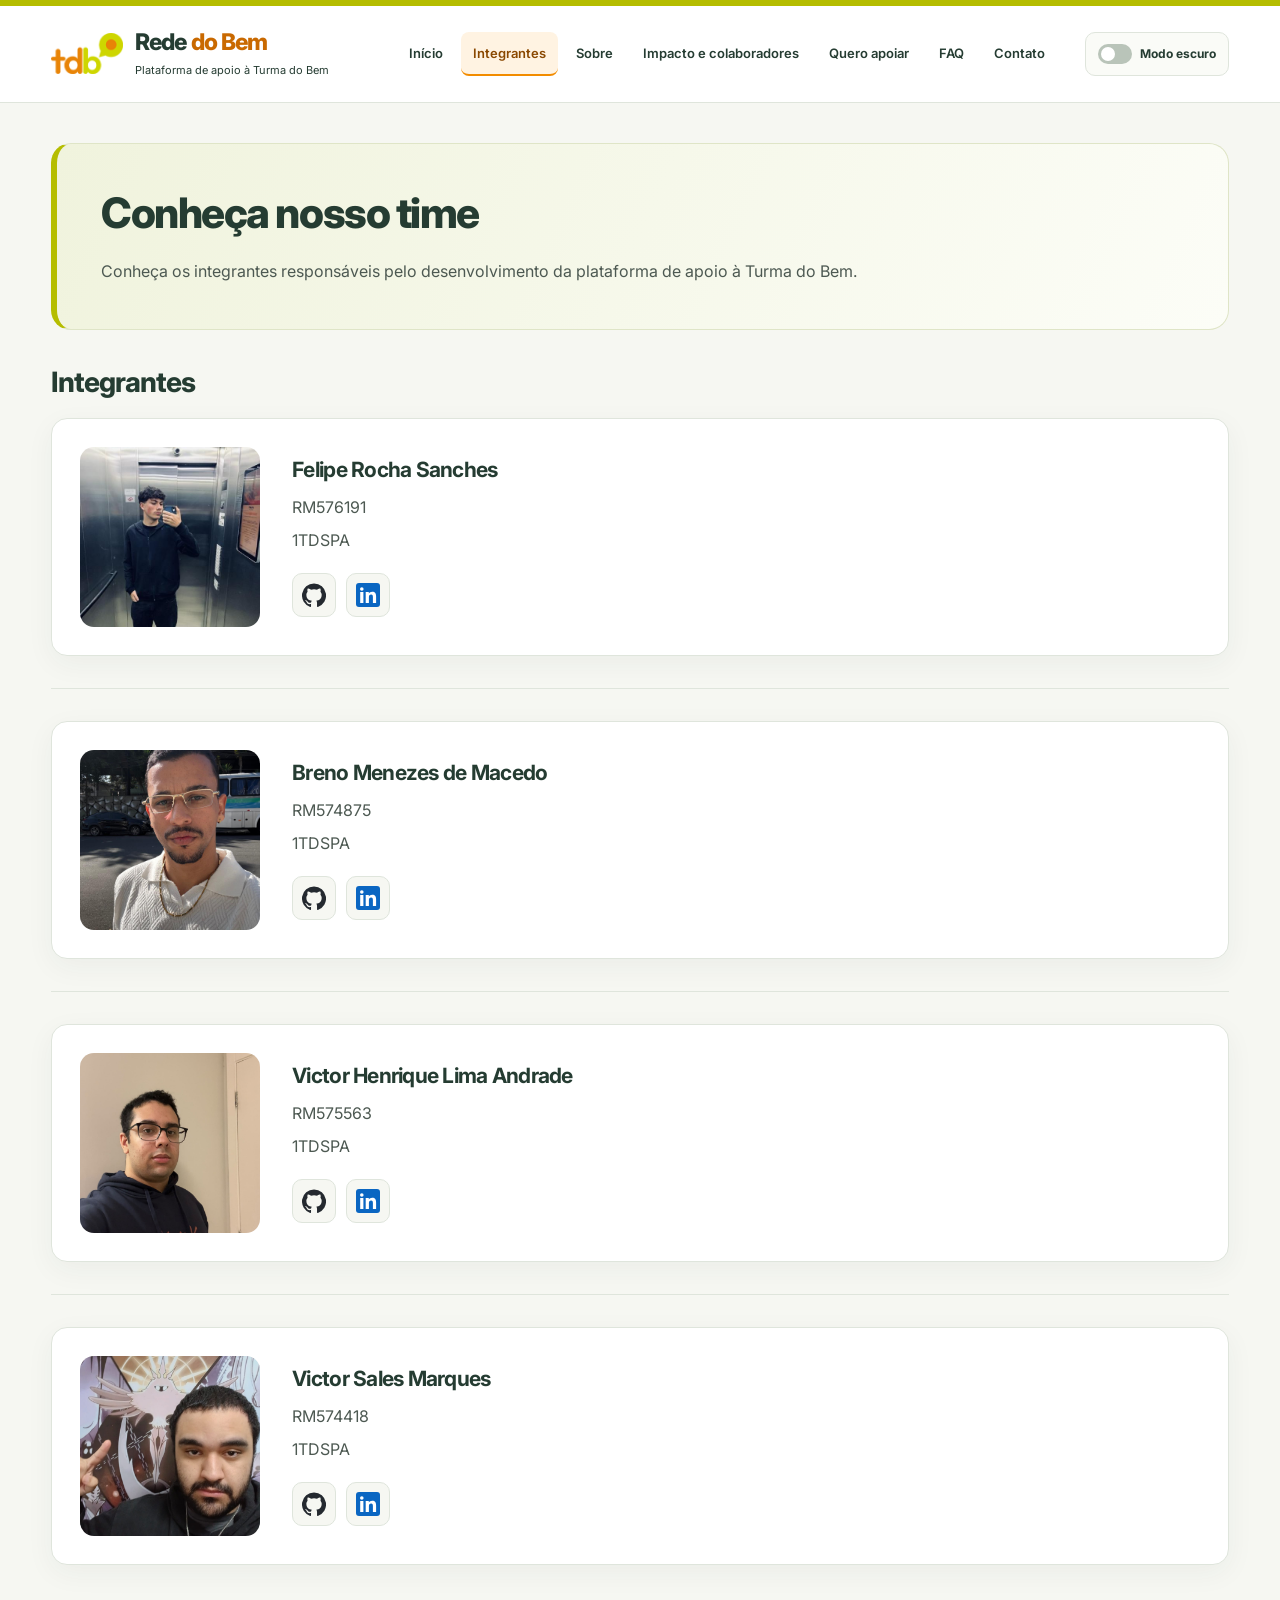
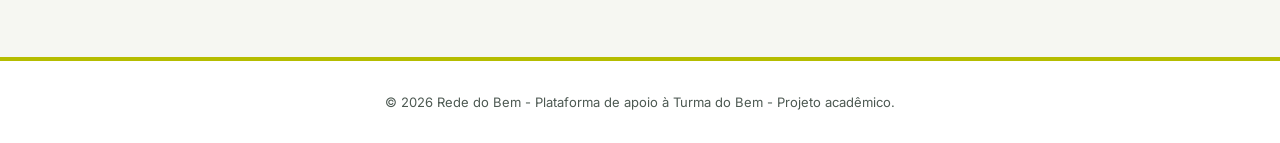
<file: paginas/integrantes.html>
<!doctype html>
<html lang="pt-br">

    <head>
        <meta charset="UTF-8">
        <meta name="viewport" content="width=device-width, initial-scale=1.0">
        <title>Integrantes | Rede do Bem</title>
        <link rel="preload" href="../fonts/inter.ttf" as="font" type="font/ttf" crossorigin>
        <script src="../js/tema.js"></script>
        <link rel="stylesheet" href="../css/style.css">
        <script src="../js/script.js" defer></script>
    </head>

    <body>

        <header class="cabecalho">
            <div class="container cabecalho-conteudo">
                <a class="marca" href="../index.html" aria-label="Rede do Bem - página inicial">
                    <img src="../assets/imagens/logo-tdb.png" alt="" class="marca-logo" width="60">
                    <span class="marca-texto">
                        <span class="marca-nome">Rede <span class="marca-destaque">do Bem</span></span>
                        <span class="marca-subtitulo">Plataforma de apoio à Turma do Bem</span>
                    </span>
                </a>
                <div class="acoes-cabecalho">
                    <button class="menu-toggle" type="button"
                        aria-controls="menu-principal" aria-expanded="false">
                        <span aria-hidden="true">☰</span> Menu
                    </button>
                    <button class="tema-toggle" type="button" role="switch"
                        aria-checked="false" aria-label="Modo escuro" hidden>
                        <span class="tema-trilho" aria-hidden="true"></span>
                        <span>Modo escuro</span>
                    </button>
                </div>
                <nav id="menu-principal" aria-label="Navegação principal">
                    <ul class="menu">
                        <li><a href="../index.html">Início</a></li>
                        <li><a href="integrantes.html" aria-current="page">Integrantes</a></li>
                        <li><a href="sobre.html">Sobre</a></li>
                        <li><a href="impacto.html">Impacto e colaboradores</a></li>
                        <li><a href="apoio.html">Quero apoiar</a></li>
                        <li><a href="faq.html">FAQ</a></li>
                        <li><a href="contato.html">Contato</a></li>
                    </ul>
                </nav>
            </div>
        </header>

        <main>
            <section class="introducao-integrantes">

                <h1 id="titulo-principal">Conheça nosso time</h1>

                <p>
                    Conheça os integrantes responsáveis pelo desenvolvimento
                    da plataforma de apoio à Turma do Bem.
                </p>
            </section>

            <section class="equipe">

                <h2 id="titulo-secundario">Integrantes</h2>

                <article class="integrante">
                    <img src="../assets/imagens/integrantes/felipe.jpeg" alt="Felipe Rocha Sanches">
                    <div class="integrante-conteudo">
                        <h3 class="nome-integrante">Felipe Rocha Sanches</h3>
                        <p class="informacao-integrante">RM576191</p>
                        <p class="informacao-integrante">1TDSPA</p>

                        <div class="links-integrantes">
                            <a href="https://github.com/FeRocha14" target="_blank" aria-label="GitHub de Felipe Rocha Sanches" title="GitHub">
                            <img class="icone-social" src="../assets/icons/github.svg" alt="" width="28" height="28">
                        </a>
                            <a href="https://www.linkedin.com/in/felipe-rocha-a46196248/" target="_blank" aria-label="LinkedIn de Felipe Rocha Sanches" title="LinkedIn">
                            <img class="icone-social" src="../assets/icons/linkedin.svg" alt="" width="28" height="28">
                        </a>
                        </div>
                    </div>
                </article>

                <hr>

                <article class="integrante">
                    <img src="../assets/imagens/integrantes/breno.jpeg" alt="Breno Menezes de Macedo">
                    <div class="integrante-conteudo">
                        <h3 class="nome-integrante">Breno Menezes de Macedo</h3>
                        <p class="informacao-integrante">RM574875</p>
                        <p class="informacao-integrante">1TDSPA</p>

                        <div class="links-integrantes">
                            <a href="https://github.com/BrenoMenezes20" target="_blank" aria-label="GitHub de Breno Menezes de Macedo" title="GitHub">
                            <img class="icone-social" src="../assets/icons/github.svg" alt="" width="28" height="28">
                        </a>
                            <a href="https://www.linkedin.com/in/breno-menezes--/" target="_blank" aria-label="LinkedIn de Breno Menezes de Macedo" title="LinkedIn">
                            <img class="icone-social" src="../assets/icons/linkedin.svg" alt="" width="28" height="28">
                        </a>
                        </div>
                    </div>
                </article>

                <hr>

                <article class="integrante">
                    <img src="../assets/imagens/integrantes/VH.jpeg" alt="Victor Henrique Lima Andrade">
                    <div class="integrante-conteudo">
                        <h3 class="nome-integrante">Victor Henrique Lima Andrade</h3>
                        <p class="informacao-integrante">RM575563</p>
                        <p class="informacao-integrante">1TDSPA</p>

                        <div class="links-integrantes">
                            <a href="https://github.com/Victor0Henrique" target="_blank" aria-label="GitHub de Victor Henrique Lima Andrade" title="GitHub">
                            <img class="icone-social" src="../assets/icons/github.svg" alt="" width="28" height="28">
                        </a>
                            <a href="https://www.linkedin.com/in/victor-henrique-a4996642a/" target="_blank" aria-label="LinkedIn de Victor Henrique Lima Andrade" title="LinkedIn">
                            <img class="icone-social" src="../assets/icons/linkedin.svg" alt="" width="28" height="28">
                        </a>
                        </div>
                    </div>
                </article>

                <hr>

                <article class="integrante">
                    <img src="../assets/imagens/integrantes/VS.jpeg" alt="Victor Sales Marques">
                    <div class="integrante-conteudo">
                        <h3 class="nome-integrante">Victor Sales Marques</h3>
                        <p class="informacao-integrante">RM574418</p>
                        <p class="informacao-integrante">1TDSPA</p>

                        <div class="links-integrantes">
                            <a href="https://github.com/victor-singrax" target="_blank" aria-label="GitHub de Victor Sales Marques" title="GitHub">
                            <img class="icone-social" src="../assets/icons/github.svg" alt="" width="28" height="28">
                        </a>
                            <a href="https://www.linkedin.com/in/victor-sales-marques/" target="_blank" aria-label="LinkedIn de Victor Sales Marques" title="LinkedIn">
                            <img class="icone-social" src="../assets/icons/linkedin.svg" alt="" width="28" height="28">
                        </a>
                        </div>
                    </div>
                </article>

            </section>

        </main>

        <footer class="rodape">
            <div class="container">
                <p>&copy; 2026 Rede do Bem - Plataforma de apoio à Turma do Bem - Projeto acadêmico.</p>
            </div>
        </footer>

    </body>

</html>
</file>
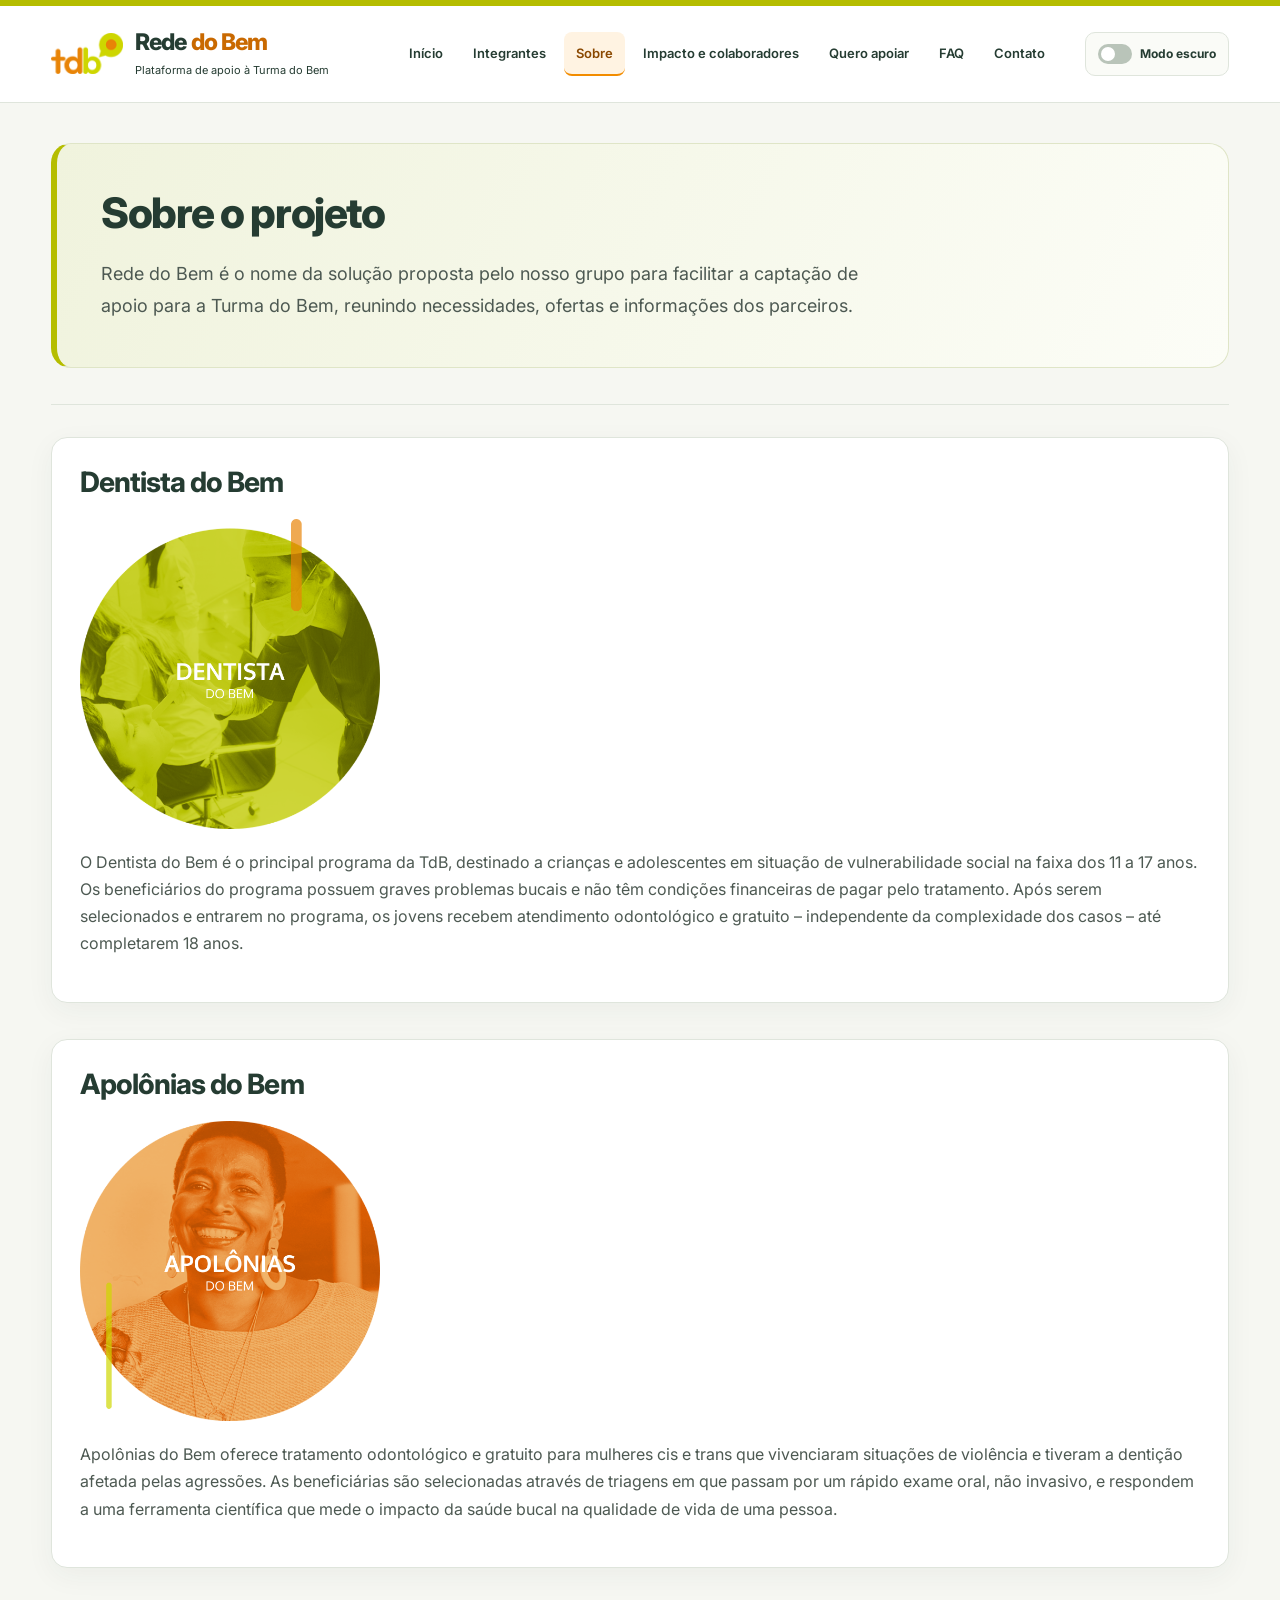
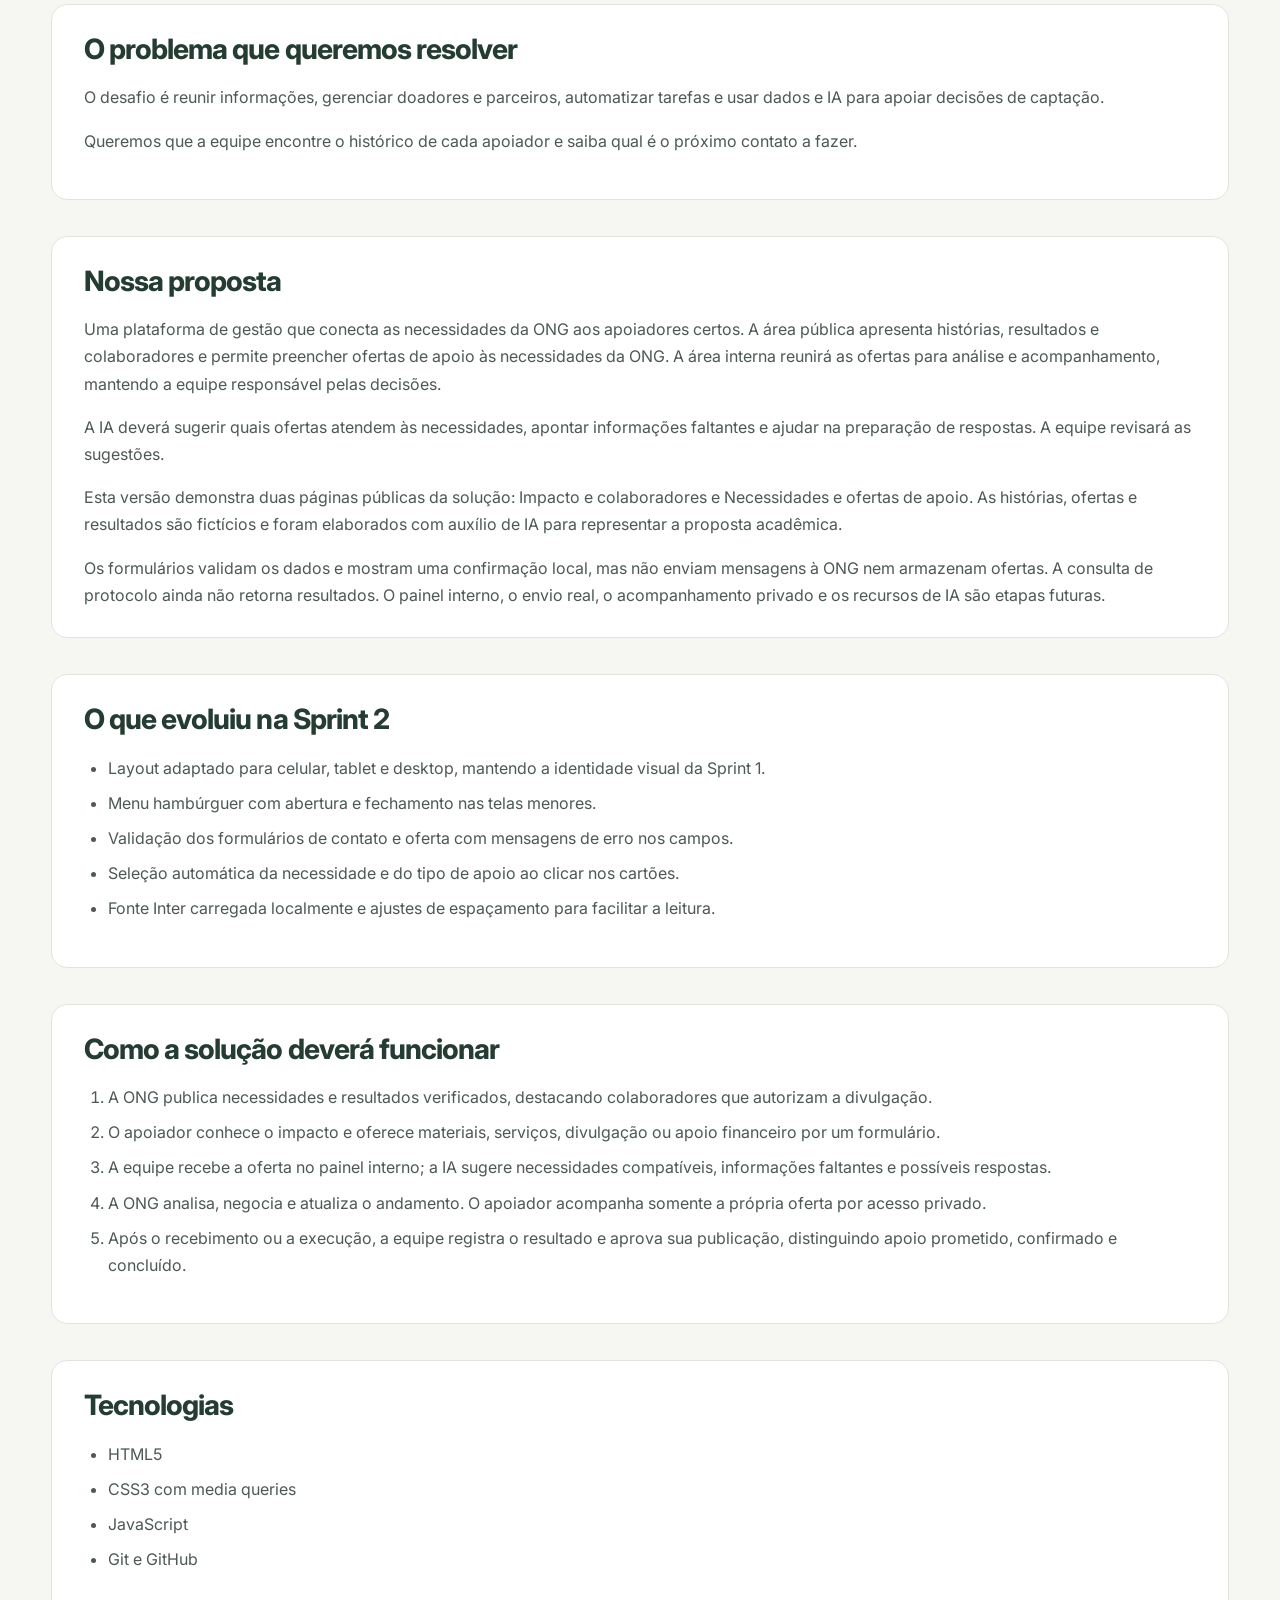
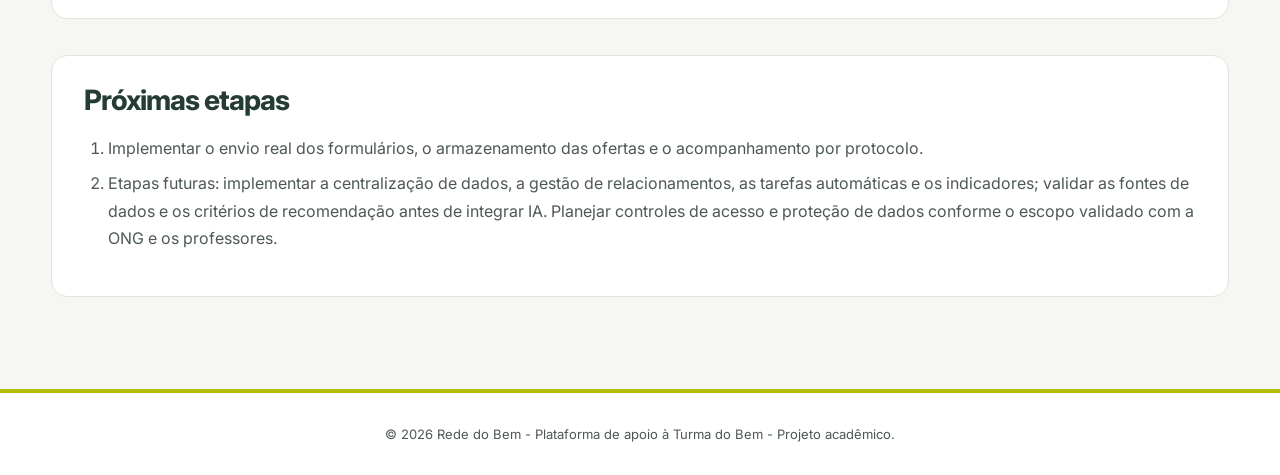
<file: paginas/sobre.html>
<!doctype html>
<html lang="pt-br">

    <head>
        <meta charset="UTF-8">
        <meta name="viewport" content="width=device-width, initial-scale=1.0">
        <title>Sobre | Rede do Bem</title>
        <link rel="preload" href="../fonts/inter.ttf" as="font" type="font/ttf" crossorigin>
        <script src="../js/tema.js"></script>
        <link rel="stylesheet" href="../css/style.css">
        <script src="../js/script.js" defer></script>
    </head>

    <body>
        <header class="cabecalho">
            <div class="container cabecalho-conteudo">
                <a class="marca" href="../index.html" aria-label="Rede do Bem - página inicial">
                    <img src="../assets/imagens/logo-tdb.png" alt="" class="marca-logo" width="60">
                    <span class="marca-texto">
                        <span class="marca-nome">Rede <span class="marca-destaque">do Bem</span></span>
                        <span class="marca-subtitulo">Plataforma de apoio à Turma do Bem</span>
                    </span>
                </a>
                <div class="acoes-cabecalho">
                    <button class="menu-toggle" type="button"
                        aria-controls="menu-principal" aria-expanded="false">
                        <span aria-hidden="true">☰</span> Menu
                    </button>
                    <button class="tema-toggle" type="button" role="switch"
                        aria-checked="false" aria-label="Modo escuro" hidden>
                        <span class="tema-trilho" aria-hidden="true"></span>
                        <span>Modo escuro</span>
                    </button>
                </div>
                <nav id="menu-principal" aria-label="Navegação principal">
                    <ul class="menu">
                        <li><a href="../index.html">Início</a></li>
                        <li><a href="integrantes.html">Integrantes</a></li>
                        <li><a href="sobre.html" aria-current="page">Sobre</a></li>
                        <li><a href="impacto.html">Impacto e colaboradores</a></li>
                        <li><a href="apoio.html">Quero apoiar</a></li>
                        <li><a href="faq.html">FAQ</a></li>
                        <li><a href="contato.html">Contato</a></li>
                    </ul>
                </nav>
            </div>
        </header>

        <main id="inicio">

            <section class="hero" aria-labelledby="titulo-principal">
                <div class="container hero-conteudo">
                    <h1 id="titulo-principal">Sobre o projeto</h1>
                    <p class="hero-texto">
                        Rede do Bem é o nome da solução proposta pelo nosso grupo para facilitar a captação de apoio para a Turma do Bem, reunindo necessidades, ofertas e informações dos parceiros.
                    </p>
                </div>
            </section>

            <hr>

            <article class="cartao">
                <div class="cartao-conteudo">
                    <h2>Dentista do Bem</h2>
                    <img src="../assets/imagens/dentista-do-bem-1.png" alt="Dentista do Bem: profissional realizando atendimento odontológico" width="400" />
                    <p>
                        O Dentista do Bem é o principal programa da TdB, destinado a crianças e adolescentes em situação de vulnerabilidade social na faixa dos 11 a 17 anos. Os beneficiários do programa possuem graves problemas bucais e não têm condições financeiras de pagar pelo tratamento. Após serem selecionados e entrarem no programa, os jovens recebem atendimento odontológico e gratuito – independente da complexidade dos casos – até completarem 18 anos.
                    </p>
                </div>

            </article>

            <article class="cartao">

                <div class="cartao-conteudo">
                    <h2>Apolônias do Bem</h2>
                    <img src="../assets/imagens/apolonias-do-bem-1.png" alt="Apolônias do Bem: mulher sorrindo na imagem de apresentação do programa" width="400" />
                    <p>
                        Apolônias do Bem oferece tratamento odontológico e gratuito para mulheres cis e trans que vivenciaram situações de violência e tiveram a dentição afetada pelas agressões. As beneficiárias são selecionadas através de triagens em que passam por um rápido exame oral, não invasivo, e respondem a uma ferramenta científica que mede o impacto da saúde bucal na qualidade de vida de uma pessoa.
                    </p>
                </div>

            </article>

            <section class="contexto-projeto" aria-labelledby="titulo-problema">
                <h2 id="titulo-problema">O problema que queremos resolver</h2>
                <p>O desafio é reunir informações, gerenciar doadores e parceiros, automatizar tarefas e usar dados e IA para apoiar decisões de captação.</p>
                <p>Queremos que a equipe encontre o histórico de cada apoiador e saiba qual é o próximo contato a fazer.</p>
            </section>

            <section class="proposta-projeto" aria-labelledby="titulo-solucao">
                <h2 id="titulo-solucao">Nossa proposta</h2>
                <p>Uma plataforma de gestão que conecta as necessidades da ONG aos apoiadores certos. A área pública apresenta histórias, resultados e colaboradores e permite preencher ofertas de apoio às necessidades da ONG. A área interna reunirá as ofertas para análise e acompanhamento, mantendo a equipe responsável pelas decisões.</p>
                <p>A IA deverá sugerir quais ofertas atendem às necessidades, apontar informações faltantes e ajudar na preparação de respostas. A equipe revisará as sugestões.</p>
                <p>Esta versão demonstra duas páginas públicas da solução: Impacto e colaboradores e Necessidades e ofertas de apoio. As histórias, ofertas e resultados são fictícios e foram elaborados com auxílio de IA para representar a proposta acadêmica.</p>
                <p>Os formulários validam os dados e mostram uma confirmação local, mas não enviam mensagens à ONG nem armazenam ofertas. A consulta de protocolo ainda não retorna resultados. O painel interno, o envio real, o acompanhamento privado e os recursos de IA são etapas futuras.</p>
            </section>

            <section class="evolucao-projeto" aria-labelledby="titulo-sprint2">
                <h2 id="titulo-sprint2">O que evoluiu na Sprint 2</h2>
                <ul>
                    <li>Layout adaptado para celular, tablet e desktop, mantendo a identidade visual da Sprint 1.</li>
                    <li>Menu hambúrguer com abertura e fechamento nas telas menores.</li>
                    <li>Validação dos formulários de contato e oferta com mensagens de erro nos campos.</li>
                    <li>Seleção automática da necessidade e do tipo de apoio ao clicar nos cartões.</li>
                    <li>Fonte Inter carregada localmente e ajustes de espaçamento para facilitar a leitura.</li>
                </ul>
            </section>

            <section class="fluxo-projeto" aria-labelledby="titulo-fluxo">
                <h2 id="titulo-fluxo">Como a solução deverá funcionar</h2>
                <ol>
                    <li>A ONG publica necessidades e resultados verificados, destacando colaboradores que autorizam a divulgação.</li>
                    <li>O apoiador conhece o impacto e oferece materiais, serviços, divulgação ou apoio financeiro por um formulário.</li>
                    <li>A equipe recebe a oferta no painel interno; a IA sugere necessidades compatíveis, informações faltantes e possíveis respostas.</li>
                    <li>A ONG analisa, negocia e atualiza o andamento. O apoiador acompanha somente a própria oferta por acesso privado.</li>
                    <li>Após o recebimento ou a execução, a equipe registra o resultado e aprova sua publicação, distinguindo apoio prometido, confirmado e concluído.</li>
                </ol>
            </section>

            <section class="tecnologias-projeto" aria-labelledby="titulo-tecnologias">
                <h2 id="titulo-tecnologias">Tecnologias</h2>
                <ul>
                    <li>HTML5</li>
                    <li>CSS3 com media queries</li>
                    <li>JavaScript</li>
                    <li>Git e GitHub</li>
                </ul>
            </section>

            <section class="roadmap-projeto" aria-labelledby="titulo-roadmap">
                <h2 id="titulo-roadmap">Próximas etapas</h2>
                <ol>
                    <li>Implementar o envio real dos formulários, o armazenamento das ofertas e o acompanhamento por protocolo.</li>
                    <li>Etapas futuras: implementar a centralização de dados, a gestão de relacionamentos, as tarefas automáticas e os indicadores; validar as fontes de dados e os critérios de recomendação antes de integrar IA. Planejar controles de acesso e proteção de dados conforme o escopo validado com a ONG e os professores.</li>
                </ol>
            </section>

        </main>

        <footer class="rodape">
            <div class="container">
                <p>&copy; 2026 Rede do Bem - Plataforma de apoio à Turma do Bem - Projeto acadêmico.</p>
            </div>
        </footer>

    </body>

</html>
</file>
<file: css/style.css>
/* Este arquivo CSS foi estruturado com AUXILIO de IA, mas nós analisamos, aprendemos elementos e estrutura e modificamos conforme a nossa visão.
   Identidade: verde e laranja da Turma do Bem, com Inter local. */
@font-face {
    font-family: "Inter";
    src: url("../fonts/inter.ttf") format("truetype");
    font-weight: 100 900;
    font-style: normal;
    /* Aguarda brevemente a Inter para evitar mostrar Arial antes da troca. */
    font-display: block;
}

/* Base e cores compartilhadas */
:root {
    --verde: #B5BD00;
    --laranja: #F28C00;
    --titulo: #253C32;
    --texto: #4D5952;
    --borda: #DFE5DC;
    --fundo: #F6F7F2;
    color-scheme: light;
    --superficie: #FFFFFF;
    --superficie-suave: #FAFBF7;
    --campo: #FDFEFC;
    --hover-suave: #F4F6E8;
    --laranja-suave: #FFF3E2;
    --verde-suave: #F0F3DD;
    --hero-final: #FCFDF7;
    --borda-destaque: #DFE5C7;
    --borda-campo: #B9C4B9;
    --borda-forte: #A6AD6B;
    --placeholder: #69756B;
    --link: #8A4800;
    --erro: #B42318;
    --marca-acento: #C96900;
    --verde-texto: #687329;
    --foco: #677039;
    --sombra: 0 8px 28px rgba(37, 60, 50, 0.05);
}

/* O atributo data-tema é alternado pelo JavaScript; os componentes usam estas cores. */
:root[data-tema="escuro"] {
    color-scheme: dark;
    --titulo: #F0F1EF;
    --texto: #C5C8C5;
    --borda: #383C39;
    --fundo: #181A19;
    --superficie: #232624;
    --superficie-suave: #292D2A;
    --campo: #1C1F1D;
    --hover-suave: #333934;
    --laranja-suave: #352E25;
    --verde-suave: #2B302A;
    --hero-final: #252825;
    --borda-destaque: #42493D;
    --borda-campo: #626A64;
    --borda-forte: #858D78;
    --placeholder: #A5ADA7;
    --link: #FFC179;
    --erro: #FF9E94;
    --marca-acento: #FFB459;
    --verde-texto: #C4D17D;
    --foco: #C4D17D;
    --sombra: 0 8px 28px rgba(0, 0, 0, 0.16);
}

*,
*::before,
*::after {
    margin: 0;
    padding: 0;
    box-sizing: border-box;
}

body {
    font-family: "Inter", Arial, sans-serif;
    font-size: 16px;
    line-height: 1.7;
    color: var(--texto);
    background-color: var(--fundo);
}

.container,
main {
    width: 92%;
    max-width: 1180px;
    margin: 0 auto;
}

main {
    padding: 40px 0 56px;
    overflow-wrap: anywhere;
}

h1,
h2,
h3 {
    color: var(--titulo);
    line-height: 1.2;
    letter-spacing: -0.035em;
}

h1 {
    font-size: 42px;
    font-weight: 800;
    margin-bottom: 20px;
}

h2 {
    font-size: 28px;
    font-weight: 750;
    margin-bottom: 18px;
}

h3 {
    font-size: 21px;
    margin-bottom: 12px;
}

p {
    margin-bottom: 16px;
}

ul,
ol {
    padding-left: 24px;
    margin: 16px 0;
}

li {
    margin-bottom: 8px;
}

a {
    color: var(--link);
    text-decoration-thickness: 1px;
    text-underline-offset: 4px;
}

a:hover {
    color: var(--titulo);
}

:focus-visible {
    outline: 3px solid var(--link);
    outline-offset: 4px;
}

img {
    max-width: 100%;
    height: auto;
}

section {
    margin-bottom: 36px;
}

hr {
    border: 0;
    border-top: 1px solid var(--borda);
    margin: 32px 0;
}

/* Cabeçalho e navegação */
.cabecalho {
    padding: 22px 0;
    border-top: 6px solid var(--verde);
    border-bottom: 1px solid var(--borda);
    background-color: var(--superficie);
}

.cabecalho-conteudo {
    display: flex;
    flex-wrap: wrap;
    align-items: center;
    justify-content: space-between;
    gap: 22px 28px;
}

.marca {
    display: flex;
    align-items: center;
    gap: 12px;
    flex-shrink: 0;
    color: var(--titulo);
    text-decoration: none;
}

.marca-logo {
    display: block;
    width: 72px;
    flex-shrink: 0;
}

.marca-texto {
    display: block;
    min-width: 0;
}

.marca-nome {
    display: block;
    font-size: 23px;
    font-weight: 800;
    line-height: 1.3;
    letter-spacing: -0.04em;
}

.marca-destaque {
    color: var(--marca-acento);
}

.marca-subtitulo {
    display: block;
    font-size: 11px;
    margin-top: 3px;
}

.cabecalho nav {
    flex: 1 1 640px;
    min-width: 0;
}

.menu {
    display: flex;
    flex-wrap: wrap;
    justify-content: flex-end;
    gap: 6px;
    list-style: none;
    padding: 0;
    margin: 0;
    font-size: 13px;
}

.menu li {
    margin: 0;
}

.menu a {
    display: block;
    padding: 10px 12px;
    border-radius: 8px;
    color: var(--titulo);
    font-weight: 600;
    text-decoration: none;
    border-bottom: 2px solid transparent;
}

.menu a:hover {
    background-color: var(--hover-suave);
}

.menu a[aria-current="page"] {
    border-bottom-color: var(--laranja);
    background-color: var(--laranja-suave);
    color: var(--link);
}

/* Apresentação: destaque suave em verde, sem mudar a identidade */
.hero,
.introducao-integrantes {
    padding: 44px;
    border: 1px solid var(--borda-destaque);
    border-left: 6px solid var(--verde);
    border-radius: 20px;
    background: linear-gradient(115deg, var(--verde-suave), var(--hero-final));
}

.hero .container {
    width: 100%;
}

.hero-texto {
    max-width: 780px;
    font-size: 18px;
    line-height: 1.8;
    margin-bottom: 24px;
}

.hero p:last-child,
.introducao-integrantes p:last-child {
    margin-bottom: 0;
}

/* Cartões e seções de conteúdo */
.cartao,
.integrante,
.colaborador,
.necessidade {
    background-color: var(--superficie);
    border: 1px solid var(--borda);
    border-radius: 16px;
    box-shadow: var(--sombra);
}

.cartao {
    display: flex;
    align-items: center;
    gap: 36px;
    padding: 28px;
    margin-bottom: 36px;
}

.cartao > img {
    display: block;
    width: 36%;
    border-radius: 12px;
}

.cartao-conteudo,
.integrante-conteudo {
    flex: 1;
    min-width: 0;
}

.cartao-conteudo img {
    display: block;
    width: 300px;
    margin: 20px 0;
    border-radius: 12px;
}

.proposta-projeto,
.contexto-projeto,
.fluxo-projeto,
.tecnologias-projeto,
.roadmap-projeto,
.evolucao-projeto,
.historias-impacto,
.convite-apoio,
.informacoes-contato,
.duvidas-contato {
    padding: 28px 32px;
    border: 1px solid var(--borda);
    border-radius: 16px;
    background-color: var(--superficie);
}

.proposta-projeto p:last-child,
.convite-apoio p:last-child,
.informacoes-contato p:last-child,
.duvidas-contato p:last-child {
    margin-bottom: 0;
}

.cards-colaboradores,
.cards-necessidades {
    display: flex;
    gap: 20px;
}

.colaborador,
.necessidade {
    display: flex;
    flex-direction: column;
    flex: 1;
    min-width: 0;
    padding: 26px;
    border-top: 4px solid var(--verde);
}

.necessidade {
    border-top-color: var(--laranja);
}

.necessidade > a {
    align-self: flex-start;
    margin-top: auto;
    padding-top: 8px;
    font-weight: 650;
}

/* Equipe: fotos e perfis com o mesmo tratamento visual */
.integrante {
    display: flex;
    align-items: center;
    gap: 32px;
    padding: 28px;
    margin-bottom: 24px;
}

.integrante > img {
    display: block;
    width: 180px;
    height: 180px;
    object-fit: cover;
    flex-shrink: 0;
    border-radius: 14px;
}

.informacao-integrante {
    margin-bottom: 6px;
}

.links-integrantes {
    display: flex;
    gap: 10px;
    margin-top: 18px;
}

.links-integrantes a {
    display: inline-flex;
    align-items: center;
    justify-content: center;
    width: 44px;
    height: 44px;
    background-color: var(--fundo);
    border: 1px solid var(--borda);
    border-radius: 10px;
}

.links-integrantes a:hover {
    border-color: var(--laranja);
    background-color: var(--laranja-suave);
}

.icone-social {
    display: block;
    width: 24px;
    height: 24px;
}

/* Botões: laranja preservado inclusive em dispositivos de toque */
.botao,
button {
    display: inline-flex;
    align-items: center;
    justify-content: center;
    gap: 8px;
    padding: 12px 22px;
    min-height: 46px;
    border: 1px solid var(--laranja);
    border-radius: 10px;
    color: #302C21;
    background-color: var(--laranja);
    font: inherit;
    font-weight: 700;
    line-height: 1.5;
    text-align: center;
    text-decoration: none;
    cursor: pointer;
}

button[type="reset"] {
    border-color: var(--borda);
    background-color: var(--superficie);
    color: var(--titulo);
}

@media (hover: hover) and (pointer: fine) {
    .botao:hover,
    button:hover {
        color: #302C21;
        background-color: #FFAE38;
    }

    button[type="reset"]:hover {
        background-color: var(--hover-suave);
    }
}

button:disabled {
    background-color: #E5E5E5;
    border-color: #CCCCCC;
    color: #555555;
    cursor: not-allowed;
}

.aviso-prototipo {
    padding: 20px;
    border-left: 4px solid var(--laranja);
    border-radius: 10px;
    background-color: var(--laranja-suave);
}

.aviso-prototipo p {
    margin-bottom: 0;
}

/* Atalhos da página de apoio e resultados */
.menu-apoio ul {
    display: flex;
    flex-wrap: wrap;
    gap: 10px;
    padding: 0;
    margin: 0 0 32px;
    list-style: none;
}

.menu-apoio li {
    margin: 0;
}

.menu-apoio a {
    display: block;
    padding: 9px 16px;
    border: 1px solid var(--borda);
    border-radius: 8px;
    background-color: var(--superficie);
    color: var(--titulo);
    font-size: 14px;
    font-weight: 600;
    text-decoration: none;
}

.menu-apoio a:hover {
    background-color: var(--verde-suave);
    border-color: var(--borda-forte);
}

.indicadores {
    display: flex;
    gap: 20px;
    margin: 0;
}

.indicadores > div {
    flex: 1;
    min-width: 0;
    padding: 26px;
    border: 1px solid var(--borda-destaque);
    border-radius: 14px;
    background-color: var(--verde-suave);
}

dt {
    color: var(--titulo);
    font-weight: 650;
}

dd {
    margin: 0 0 16px;
}

.indicadores dd {
    margin: 8px 0 0;
    color: var(--titulo);
    font-size: 36px;
    font-weight: 800;
    letter-spacing: -0.04em;
}

.etapas-oferta {
    padding-left: 24px;
}

/* FAQ: perguntas com área de clique ampla e indicação nativa de abertura */
.pergunta-frequente {
    padding: 22px 26px;
    margin-bottom: 12px;
    border: 1px solid var(--borda);
    border-radius: 12px;
    background-color: var(--superficie);
}

.pergunta-frequente summary {
    color: var(--titulo);
    font-size: 18px;
    font-weight: 650;
    cursor: pointer;
}

.pergunta-frequente summary::marker {
    color: var(--verde-texto);
}

.pergunta-frequente summary:hover {
    color: var(--link);
}

.pergunta-frequente[open] {
    border-color: var(--borda-forte);
}

.pergunta-frequente[open] summary {
    margin-bottom: 16px;
}

.pergunta-frequente p {
    margin-bottom: 0;
}

/* Formulários e validação: reaproveita os IDs e classes usados pelo JS */
form,
.formulario-consulta {
    padding: 32px;
    margin-bottom: 24px;
    border: 1px solid var(--borda);
    border-radius: 16px;
    background-color: var(--superficie);
    box-shadow: var(--sombra);
}

fieldset {
    min-width: 0;
    padding: 22px;
    margin-bottom: 24px;
    border: 1px solid var(--borda);
    border-radius: 12px;
}

fieldset fieldset {
    background-color: var(--superficie-suave);
}

legend {
    max-width: 100%;
    padding: 0 8px;
    color: var(--titulo);
    font-size: 15px;
    font-weight: 700;
}

.campo {
    margin-bottom: 20px;
}

label {
    display: block;
    margin-bottom: 8px;
    color: var(--titulo);
    font-size: 14px;
    font-weight: 650;
}

input,
select,
textarea {
    width: 100%;
    padding: 12px 14px;
    margin-bottom: 6px;
    border: 1px solid var(--borda-campo);
    border-radius: 8px;
    background-color: var(--campo);
    color: var(--titulo);
    font: inherit;
}

input::placeholder,
textarea::placeholder {
    color: var(--placeholder);
}

input:focus,
select:focus,
textarea:focus {
    outline: 2px solid var(--foco);
    outline-offset: 2px;
}

textarea {
    resize: vertical;
    min-height: 140px;
}

input[type="checkbox"] {
    width: 18px;
    height: 18px;
    margin: 0 8px 0 0;
    vertical-align: middle;
    accent-color: var(--verde-texto);
}

input[type="checkbox"] + label {
    display: inline;
    font-weight: 400;
    font-size: 15px;
}

.botoes-formulario {
    display: flex;
    flex-wrap: wrap;
    gap: 12px;
    margin-top: 8px;
}

#formulario-contato .campo-invalido,
#form-oferta .campo-invalido {
    border: 2px solid var(--erro);
}

.erro-campo {
    color: var(--erro);
    font-size: 14px;
    margin: 0;
}

#retorno-contato,
#retorno-oferta {
    margin: 18px 0 0;
    color: var(--titulo);
    font-weight: 600;
}

.erro-campo:empty,
#retorno-contato:empty,
#retorno-oferta:empty {
    display: none;
}

/* Rodapé */
.rodape {
    padding: 30px 0;
    border-top: 4px solid var(--verde);
    background-color: var(--superficie);
    text-align: center;
    font-size: 13px;
    overflow-wrap: anywhere;
}

.rodape p {
    margin: 0;
}

/* Menu interativo: sem JS, os links seguem disponíveis. */
.menu-toggle {
    display: none;
}

/* Desktop amplo */
@media (min-width: 1300px) {
    main {
        padding-top: 48px;
    }

    .hero,
    .introducao-integrantes {
        padding: 56px;
    }

    .hero h1,
    .introducao-integrantes h1 {
        font-size: 52px;
    }
}

/* Tablet: marca à esquerda, botão à direita e cartões em duas colunas. */
@media (max-width: 991px) {
    .cabecalho-conteudo {
        gap: 18px;
    }

    .cabecalho nav {
        flex-basis: 100%;
    }

    .menu {
        justify-content: center;
    }

    .menu-interativo .menu-toggle {
        display: inline-flex;
    }

    .menu-interativo #menu-principal {
        display: none;
    }

    .menu-interativo #menu-principal.aberto {
        display: block;
    }

    .menu-interativo #menu-principal .menu {
        flex-direction: column;
        gap: 6px;
        padding: 12px;
        border: 1px solid var(--borda);
        border-radius: 12px;
        background-color: var(--superficie-suave);
    }

    .menu-interativo #menu-principal a {
        padding: 12px 16px;
    }

    .cards-colaboradores,
    .cards-necessidades,
    .indicadores {
        flex-wrap: wrap;
    }

    .colaborador,
    .necessidade {
        flex: 1 1 calc(50% - 10px);
    }

    .indicadores > div {
        flex: 1 1 180px;
    }

    .hero,
    .introducao-integrantes {
        padding: 32px;
    }
}

/* Celular: marca centralizada, botão à esquerda e conteúdo em uma coluna. */
@media (max-width: 767px) {
    main {
        padding: 24px 0 36px;
    }

    h1 {
        font-size: 32px;
    }

    h2 {
        font-size: 25px;
    }

    .cabecalho-conteudo.menu-interativo {
        flex-direction: column;
        align-items: stretch;
    }

    .marca {
        max-width: 100%;
        flex-shrink: 1;
        align-self: center;
    }

    .menu-interativo .menu-toggle {
        align-self: flex-start;
    }

    .menu-interativo #menu-principal {
        flex: 0 1 auto;
        width: 100%;
    }

    .hero,
    .introducao-integrantes {
        padding: 26px;
        border-radius: 14px;
    }

    .hero-texto {
        font-size: 16px;
    }

    .cartao,
    .integrante {
        flex-direction: column;
        align-items: stretch;
        gap: 22px;
        padding: 24px;
    }

    .cartao > img {
        width: 100%;
        max-width: 420px;
        align-self: center;
    }

    .integrante > img {
        width: 180px;
        max-width: 100%;
        height: auto;
        aspect-ratio: 1;
        align-self: center;
    }

    .colaborador,
    .necessidade {
        flex-basis: 100%;
    }

    .proposta-projeto,
    .contexto-projeto,
    .fluxo-projeto,
    .tecnologias-projeto,
    .roadmap-projeto,
    .evolucao-projeto,
    .historias-impacto,
    .convite-apoio,
    .informacoes-contato,
    .duvidas-contato {
        padding: 24px;
    }

    form,
    .formulario-consulta {
        padding: 22px;
    }

    fieldset {
        padding: 16px;
    }
}

/* Celulares menores: recuos menores nos formulários, sem perder legibilidade. */
@media (max-width: 480px) {
    .cabecalho {
        padding: 18px 0;
    }

    .marca-logo {
        width: 60px;
    }

    .marca-nome {
        font-size: 22px;
    }

    .marca-subtitulo {
        font-size: 10px;
    }

    h1 {
        font-size: 29px;
    }

    h2 {
        font-size: 23px;
    }

    .hero,
    .introducao-integrantes,
    .cartao,
    .integrante,
    .colaborador,
    .necessidade,
    .pergunta-frequente,
    .proposta-projeto,
    .contexto-projeto,
    .fluxo-projeto,
    .tecnologias-projeto,
    .roadmap-projeto,
    .evolucao-projeto,
    .historias-impacto,
    .convite-apoio,
    .informacoes-contato,
    .duvidas-contato {
        padding: 20px;
    }

    form,
    .formulario-consulta {
        padding: 14px;
    }

    fieldset {
        padding: 12px;
        margin-bottom: 18px;
    }

    fieldset fieldset {
        padding: 8px;
    }

    legend {
        padding: 0 4px;
        font-size: 14px;
    }

    .indicadores {
        flex-direction: column;
    }

    .indicadores > div {
        flex: 0 1 auto;
        padding: 22px;
    }

    .botoes-formulario {
        flex-direction: column;
    }

    .botoes-formulario button,
    .formulario-consulta button {
        width: 100%;
    }

    .menu-apoio a {
        padding: 9px 12px;
        font-size: 13px;
    }

    .pergunta-frequente summary {
        font-size: 16px;
    }
}

/* Switch de tema e ações do cabeçalho */
.acoes-cabecalho {
    display: flex;
    align-items: center;
    gap: 12px;
    order: 3;
}

.cabecalho .marca {
    order: 1;
}

.cabecalho nav {
    order: 2;
}

.tema-toggle {
    padding: 10px 12px;
    min-height: 44px;
    border-color: var(--borda);
    background-color: var(--superficie-suave);
    color: var(--titulo);
    font-size: 12px;
    white-space: nowrap;
}

/* Reserva o espaço do switch antes de o JavaScript ativá-lo.
   visibility mantém as dimensões, mas impede foco e clique enquanto estiver oculto. */
.tema-toggle[hidden] {
    display: inline-flex;
    visibility: hidden;
}

.tema-trilho {
    display: block;
    width: 34px;
    height: 20px;
    padding: 3px;
    border-radius: 20px;
    background-color: var(--borda-campo);
    flex-shrink: 0;
}

.tema-trilho::before {
    content: "";
    display: block;
    width: 14px;
    height: 14px;
    border-radius: 50%;
    background-color: #FFFFFF;
}

.tema-toggle[aria-checked="true"] .tema-trilho {
    background-color: #839000;
}

.tema-toggle[aria-checked="true"] .tema-trilho::before {
    transform: translateX(14px);
}


/* Clareia apenas o GitHub; o LinkedIn mantém o azul e as letras brancas originais. */
:root[data-tema="escuro"] .icone-social[src$="github.svg"] {
    filter: brightness(0) invert(1);
}

@media (hover: hover) and (pointer: fine) {
    .tema-toggle:hover {
        color: var(--titulo);
        background-color: var(--hover-suave);
        border-color: var(--borda-forte);
    }
}

@media (max-width: 991px) {
    .acoes-cabecalho {
        order: 2;
    }

    .cabecalho nav {
        order: 3;
    }
}

@media (max-width: 767px) {
    .acoes-cabecalho {
        justify-content: space-between;
        width: 100%;
    }
}
</file>
